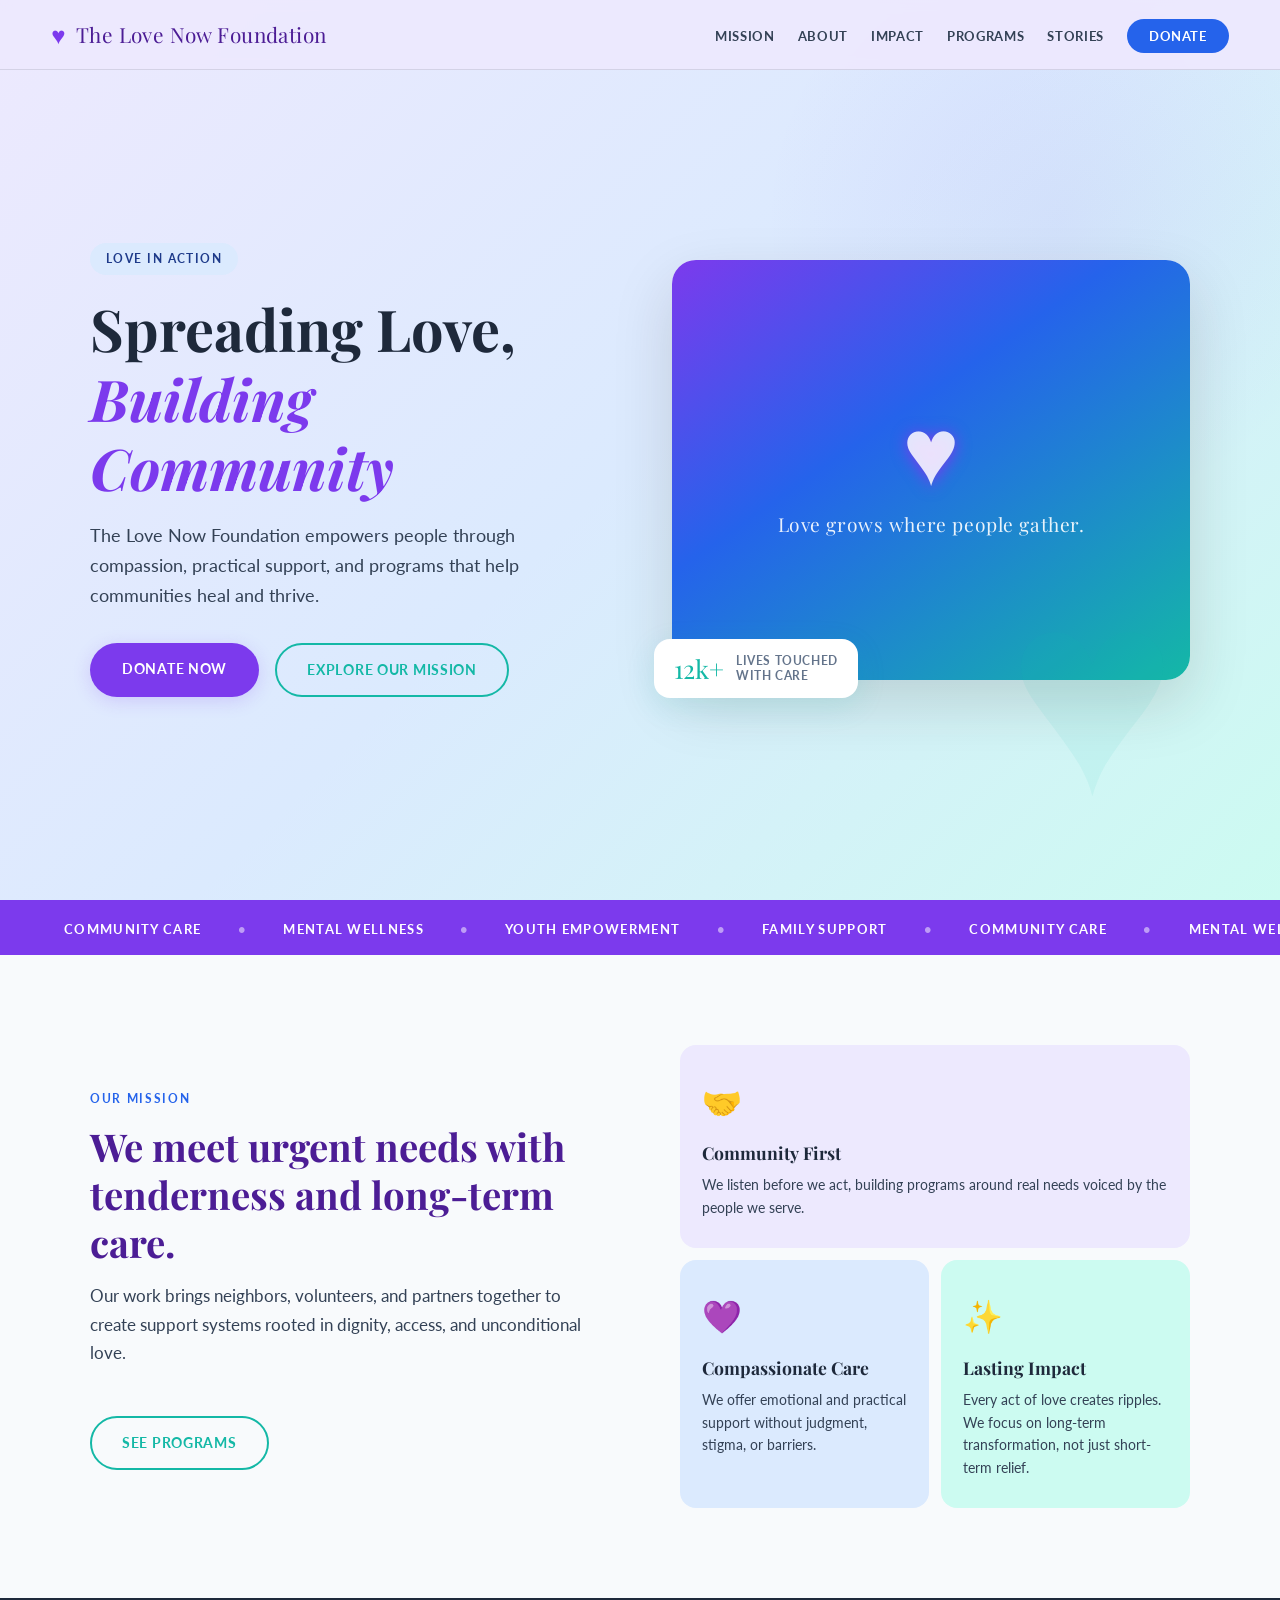
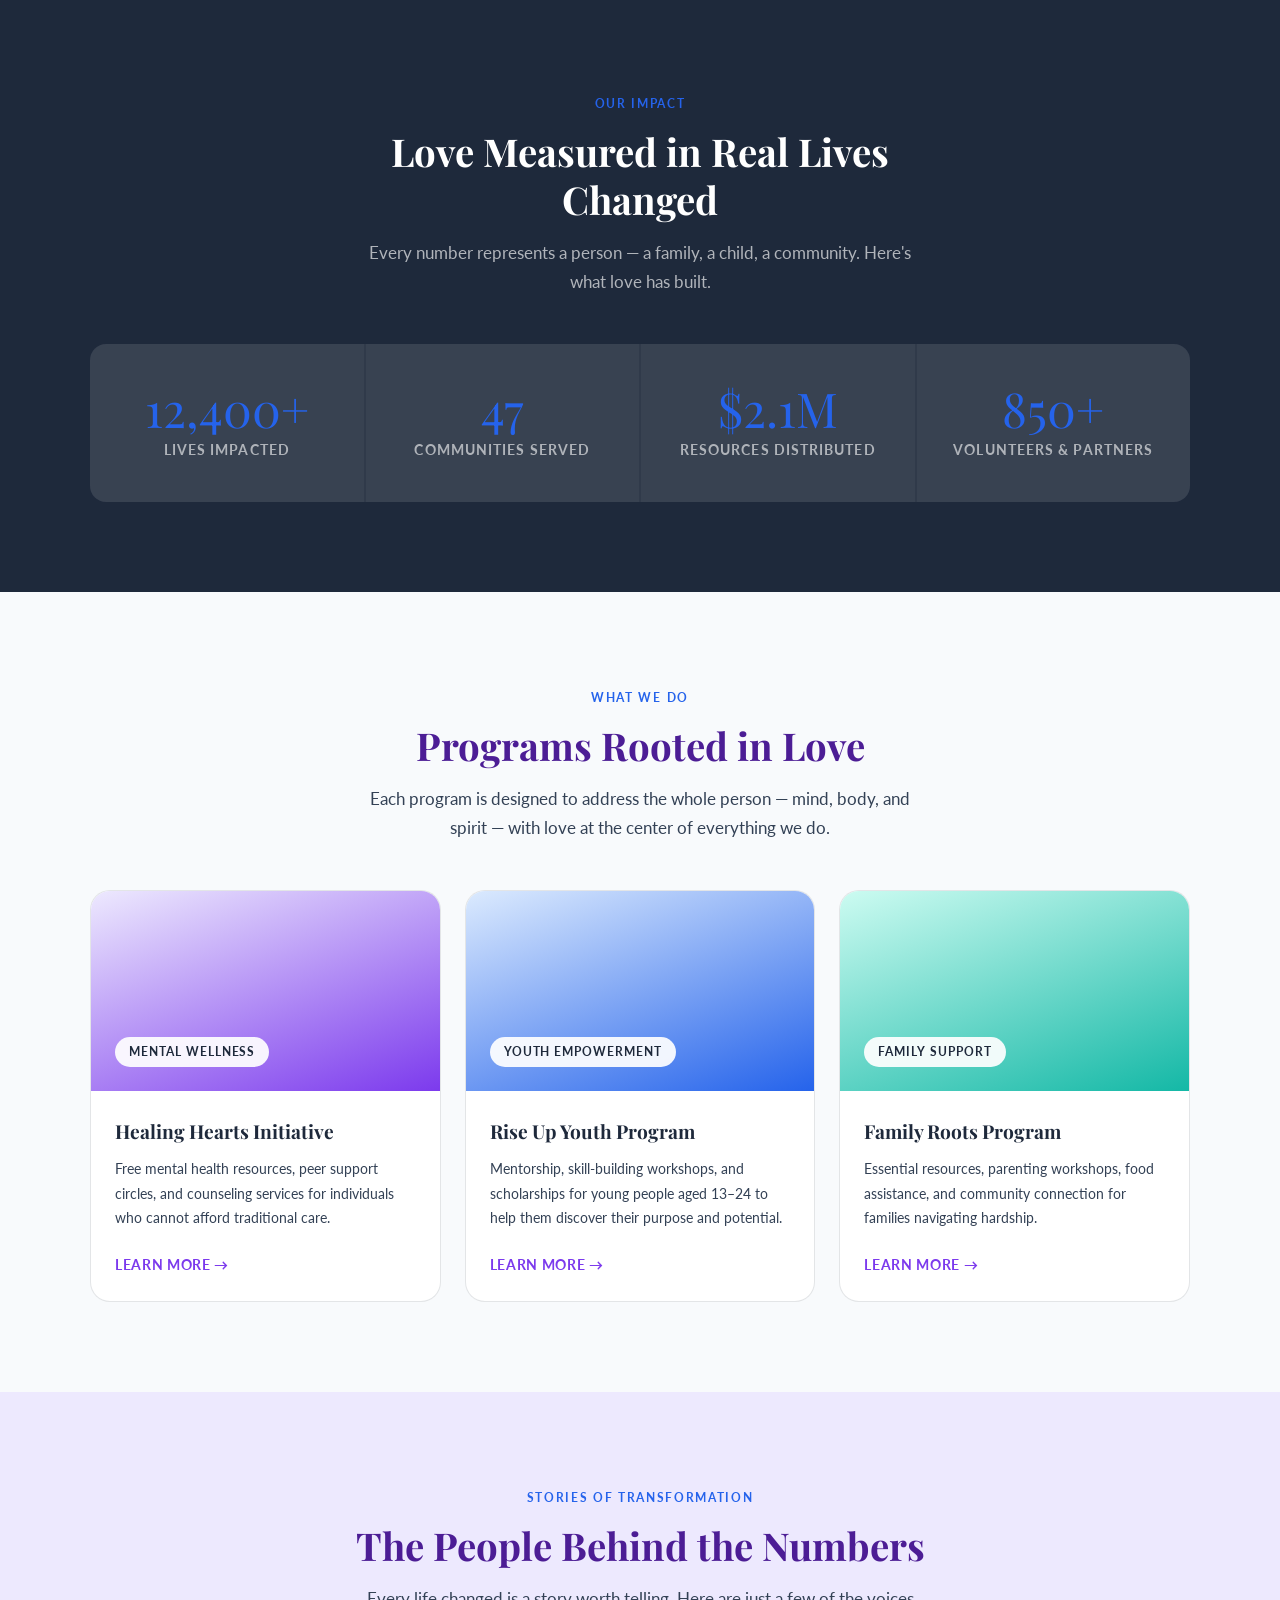
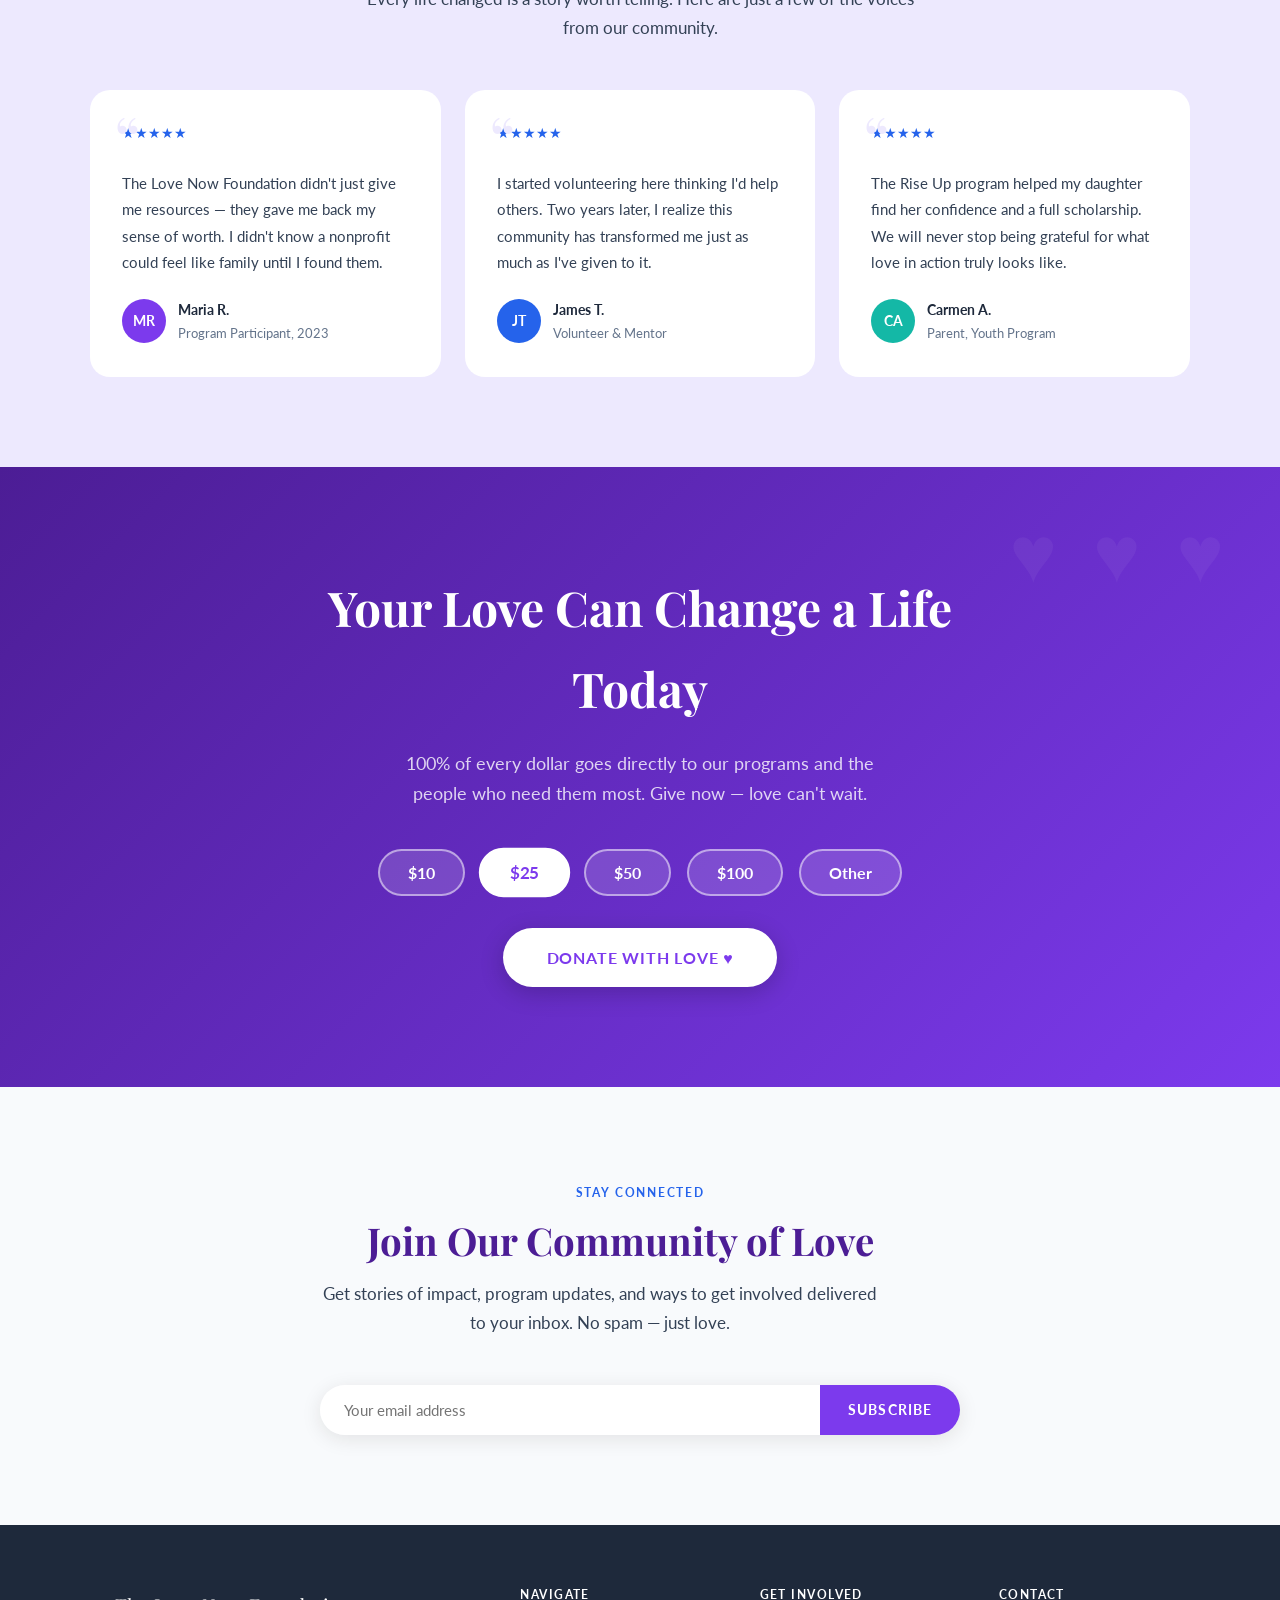
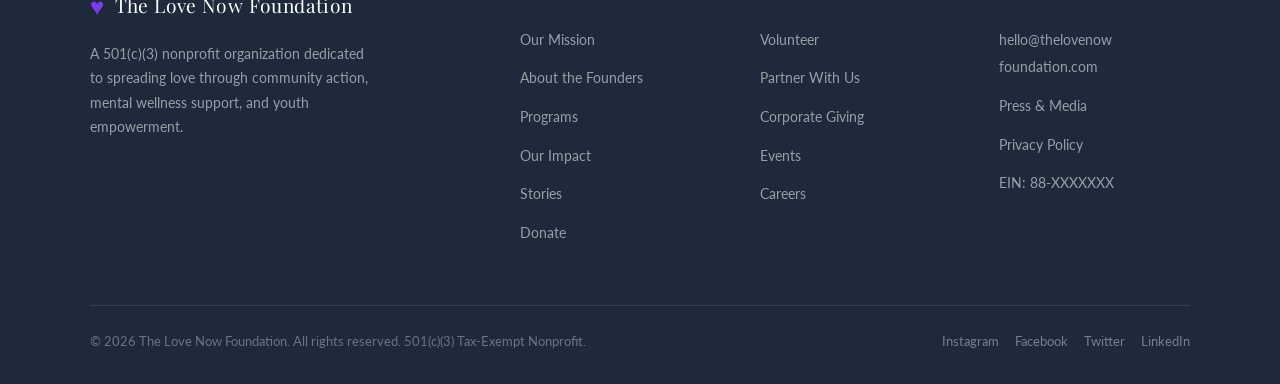
<file: index.html>
<!DOCTYPE html>
<html lang="en">
<head>
  <meta charset="UTF-8">
  <meta name="viewport" content="width=device-width, initial-scale=1.0">
  <title>The Love Now Foundation – Spreading Love, Building Community</title>
  <meta name="description" content="The Love Now Foundation empowers communities through love, compassion, and action. Join us in creating lasting change for families and individuals in need.">
  <meta name="keywords" content="love now foundation, nonprofit, community, compassion, giving, charity, mental health, youth empowerment">
  <meta property="og:title" content="The Love Now Foundation">
  <meta property="og:description" content="Spreading Love, Building Community – Join us in making a difference today.">
  <meta property="og:type" content="website">
  <link rel="preconnect" href="https://fonts.googleapis.com">
  <link rel="preconnect" href="https://fonts.gstatic.com" crossorigin>
  <link href="https://fonts.googleapis.com/css2?family=Playfair+Display:ital,wght@0,400;0,700;1,400&family=Lato:wght@300;400;700&display=swap" rel="stylesheet">
  <link rel="stylesheet" href="style.css">
  <script src="navbar.js?v=2" defer></script>
</head>
<body>
  <site-navbar></site-navbar>

  <main>
    <section id="home" class="hero" aria-labelledby="hero-heading">
      <div class="hero-inner">
        <div class="hero-copy">
          <span class="hero-tag">Love in Action</span>
          <h1 id="hero-heading">Spreading Love, <em>Building Community</em></h1>
          <p>The Love Now Foundation empowers people through compassion, practical support, and programs that help communities heal and thrive.</p>
          <div class="hero-btns">
            <a class="btn-primary" href="#donate">Donate Now</a>
            <a class="btn-secondary" href="mission.html">Explore Our Mission</a>
          </div>
        </div>
        <div class="hero-image-wrap" aria-hidden="true">
          <div class="hero-img-card">
            <div class="hero-img-placeholder">
              <span class="big-heart">♥</span>
              <p>Love grows where people gather.</p>
            </div>
          </div>
          <div class="hero-stat-pill">
            <span class="pill-num">12k+</span>
            <span class="pill-label">Lives touched<br>with care</span>
          </div>
        </div>
      </div>
    </section>

    <div class="ticker" aria-label="Foundation highlights">
      <div class="ticker-inner">
        Community Care <span class="ticker-dot">•</span> Mental Wellness <span class="ticker-dot">•</span> Youth Empowerment <span class="ticker-dot">•</span> Family Support <span class="ticker-dot">•</span>
        Community Care <span class="ticker-dot">•</span> Mental Wellness <span class="ticker-dot">•</span> Youth Empowerment <span class="ticker-dot">•</span> Family Support
      </div>
    </div>

    <section id="mission" aria-labelledby="mission-heading">
      <div class="mission-grid">
        <div class="mission-copy fade-up">
          <span class="section-tag">Our Mission</span>
          <h2 class="section-title" id="mission-heading">We meet urgent needs with tenderness and long-term care.</h2>
          <p class="section-lead">Our work brings neighbors, volunteers, and partners together to create support systems rooted in dignity, access, and unconditional love.</p>
          <a class="btn-secondary" href="#programs">See Programs</a>
        </div>
        <div class="mission-visual">
          <div class="mcard fade-up delay-1">
            <div class="mcard-icon">🤝</div>
            <h3>Community First</h3>
            <p>We listen before we act, building programs around real needs voiced by the people we serve.</p>
          </div>
          <div class="mcard fade-up delay-2">
            <div class="mcard-icon">💜</div>
            <h3>Compassionate Care</h3>
            <p>We offer emotional and practical support without judgment, stigma, or barriers.</p>
          </div>
          <div class="mcard fade-up delay-3">
            <div class="mcard-icon">✨</div>
            <h3>Lasting Impact</h3>
            <p>Every act of love creates ripples. We focus on long-term transformation, not just short-term relief.</p>
          </div>
        </div>
      </div>
    </section>

    <section id="impact" class="impact" aria-labelledby="impact-heading">
      <div class="impact-inner">
        <div class="centered fade-up">
          <span class="section-tag">Our Impact</span>
          <h2 class="section-title" id="impact-heading">Love Measured in Real Lives Changed</h2>
          <p class="section-lead">Every number represents a person — a family, a child, a community. Here's what love has built.</p>
        </div>
        <div class="stats-grid fade-up">
          <div class="stat-box"><div class="stat-num">12,400+</div><div class="stat-label">Lives Impacted</div></div>
          <div class="stat-box"><div class="stat-num">47</div><div class="stat-label">Communities Served</div></div>
          <div class="stat-box"><div class="stat-num">$2.1M</div><div class="stat-label">Resources Distributed</div></div>
          <div class="stat-box"><div class="stat-num">850+</div><div class="stat-label">Volunteers &amp; Partners</div></div>
        </div>
      </div>
    </section>

    <section id="programs" aria-labelledby="programs-heading">
      <div class="programs-inner">
        <div class="centered fade-up">
          <span class="section-tag">What We Do</span>
          <h2 class="section-title" id="programs-heading">Programs Rooted in Love</h2>
          <p class="section-lead">Each program is designed to address the whole person — mind, body, and spirit — with love at the center of everything we do.</p>
        </div>
        <div class="programs-grid">
          <article class="prog-card fade-up delay-1">
            <div class="prog-header ph1"><span class="prog-header-tag">Mental Wellness</span></div>
            <div class="prog-body">
              <h3>Healing Hearts Initiative</h3>
              <p>Free mental health resources, peer support circles, and counseling services for individuals who cannot afford traditional care.</p>
              <a href="#" class="prog-link">Learn More →</a>
            </div>
          </article>
          <article class="prog-card fade-up delay-2">
            <div class="prog-header ph2"><span class="prog-header-tag">Youth Empowerment</span></div>
            <div class="prog-body">
              <h3>Rise Up Youth Program</h3>
              <p>Mentorship, skill-building workshops, and scholarships for young people aged 13–24 to help them discover their purpose and potential.</p>
              <a href="#" class="prog-link">Learn More →</a>
            </div>
          </article>
          <article class="prog-card fade-up delay-3">
            <div class="prog-header ph3"><span class="prog-header-tag">Family Support</span></div>
            <div class="prog-body">
              <h3>Family Roots Program</h3>
              <p>Essential resources, parenting workshops, food assistance, and community connection for families navigating hardship.</p>
              <a href="#" class="prog-link">Learn More →</a>
            </div>
          </article>
        </div>
      </div>
    </section>

    <section id="stories" class="testimonials" aria-labelledby="stories-heading">
      <div class="testimonials-inner">
        <div class="centered fade-up">
          <span class="section-tag">Stories of Transformation</span>
          <h2 class="section-title" id="stories-heading">The People Behind the Numbers</h2>
          <p class="section-lead">Every life changed is a story worth telling. Here are just a few of the voices from our community.</p>
        </div>
        <div class="testimonials-grid">
          <blockquote class="t-card fade-up delay-1">
            <div class="t-stars">★★★★★</div>
            <p class="t-text">The Love Now Foundation didn't just give me resources — they gave me back my sense of worth. I didn't know a nonprofit could feel like family until I found them.</p>
            <div class="t-author">
              <div class="t-avatar av1">MR</div>
              <div><div class="t-name">Maria R.</div><div class="t-role">Program Participant, 2023</div></div>
            </div>
          </blockquote>
          <blockquote class="t-card fade-up delay-2">
            <div class="t-stars">★★★★★</div>
            <p class="t-text">I started volunteering here thinking I'd help others. Two years later, I realize this community has transformed me just as much as I've given to it.</p>
            <div class="t-author">
              <div class="t-avatar av2">JT</div>
              <div><div class="t-name">James T.</div><div class="t-role">Volunteer &amp; Mentor</div></div>
            </div>
          </blockquote>
          <blockquote class="t-card fade-up delay-3">
            <div class="t-stars">★★★★★</div>
            <p class="t-text">The Rise Up program helped my daughter find her confidence and a full scholarship. We will never stop being grateful for what love in action truly looks like.</p>
            <div class="t-author">
              <div class="t-avatar av3">CA</div>
              <div><div class="t-name">Carmen A.</div><div class="t-role">Parent, Youth Program</div></div>
            </div>
          </blockquote>
        </div>
      </div>
    </section>

    <section id="donate" class="donate-cta" aria-labelledby="donate-heading">
      <h2 id="donate-heading">Your Love Can Change a Life Today</h2>
      <p>100% of every dollar goes directly to our programs and the people who need them most. Give now — love can't wait.</p>
      <div class="donate-amounts" role="group" aria-label="Select a donation amount">
        <button class="amount-btn" type="button" onclick="setAmount(this)">$10</button>
        <button class="amount-btn active" type="button" onclick="setAmount(this)">$25</button>
        <button class="amount-btn" type="button" onclick="setAmount(this)">$50</button>
        <button class="amount-btn" type="button" onclick="setAmount(this)">$100</button>
        <button class="amount-btn" type="button" onclick="setAmount(this)">Other</button>
      </div>
      <a href="#" class="btn-donate-main">Donate with Love ♥</a>
    </section>

    <section class="newsletter" aria-labelledby="nl-heading">
      <div class="newsletter-inner fade-up">
        <span class="section-tag">Stay Connected</span>
        <h2 class="section-title" id="nl-heading">Join Our Community of Love</h2>
        <p class="section-lead">Get stories of impact, program updates, and ways to get involved delivered to your inbox. No spam — just love.</p>
        <form class="nl-form" onsubmit="handleNL(event)" aria-label="Newsletter signup">
          <input type="email" placeholder="Your email address" required aria-label="Email address">
          <button type="submit">Subscribe</button>
        </form>
      </div>
    </section>
  </main>

  <footer role="contentinfo">
    <div class="footer-grid">
      <div class="footer-brand">
        <a class="nav-logo" href="#home"><span class="heart" aria-hidden="true">♥</span> The Love Now Foundation</a>
        <p>A 501(c)(3) nonprofit organization dedicated to spreading love through community action, mental wellness support, and youth empowerment.</p>
      </div>
      <div class="footer-col">
        <h4>Navigate</h4>
        <ul>
          <li><a href="mission.html">Our Mission</a></li>
          <li><a href="about.html">About the Founders</a></li>
          <li><a href="#programs">Programs</a></li>
          <li><a href="#impact">Our Impact</a></li>
          <li><a href="#stories">Stories</a></li>
          <li><a href="#donate">Donate</a></li>
        </ul>
      </div>
      <div class="footer-col">
        <h4>Get Involved</h4>
        <ul>
          <li><a href="#">Volunteer</a></li>
          <li><a href="#">Partner With Us</a></li>
          <li><a href="#">Corporate Giving</a></li>
          <li><a href="#">Events</a></li>
          <li><a href="#">Careers</a></li>
        </ul>
      </div>
      <div class="footer-col">
        <h4>Contact</h4>
        <ul>
          <li><a href="mailto:hello@thelovenowfoundation.com">hello@thelovenow<br>foundation.com</a></li>
          <li><a href="#">Press &amp; Media</a></li>
          <li><a href="#">Privacy Policy</a></li>
          <li><a href="#">EIN: 88-XXXXXXX</a></li>
        </ul>
      </div>
    </div>
    <div class="footer-bottom">
      <span>© 2026 The Love Now Foundation. All rights reserved. 501(c)(3) Tax-Exempt Nonprofit.</span>
      <div class="social-links" aria-label="Social media">
        <a href="#">Instagram</a>
        <a href="#">Facebook</a>
        <a href="#">Twitter</a>
        <a href="#">LinkedIn</a>
      </div>
    </div>
  </footer>

  <script>
    function setAmount(el) {
      document.querySelectorAll('.amount-btn').forEach((button) => button.classList.remove('active'));
      el.classList.add('active');
    }

    function handleNL(event) {
      event.preventDefault();
      const button = event.target.querySelector('button');
      button.textContent = "You're In! ♥";
      button.style.background = '#3B6D11';
      setTimeout(() => {
        button.textContent = 'Subscribe';
        button.style.background = '';
      }, 3000);
    }

    const observer = new IntersectionObserver((entries) => {
      entries.forEach((entry) => {
        if (entry.isIntersecting) {
          entry.target.classList.add('visible');
          observer.unobserve(entry.target);
        }
      });
    }, { threshold: 0.12 });

    document.querySelectorAll('.fade-up').forEach((el) => observer.observe(el));
  </script>
</body>
</html>
</file>
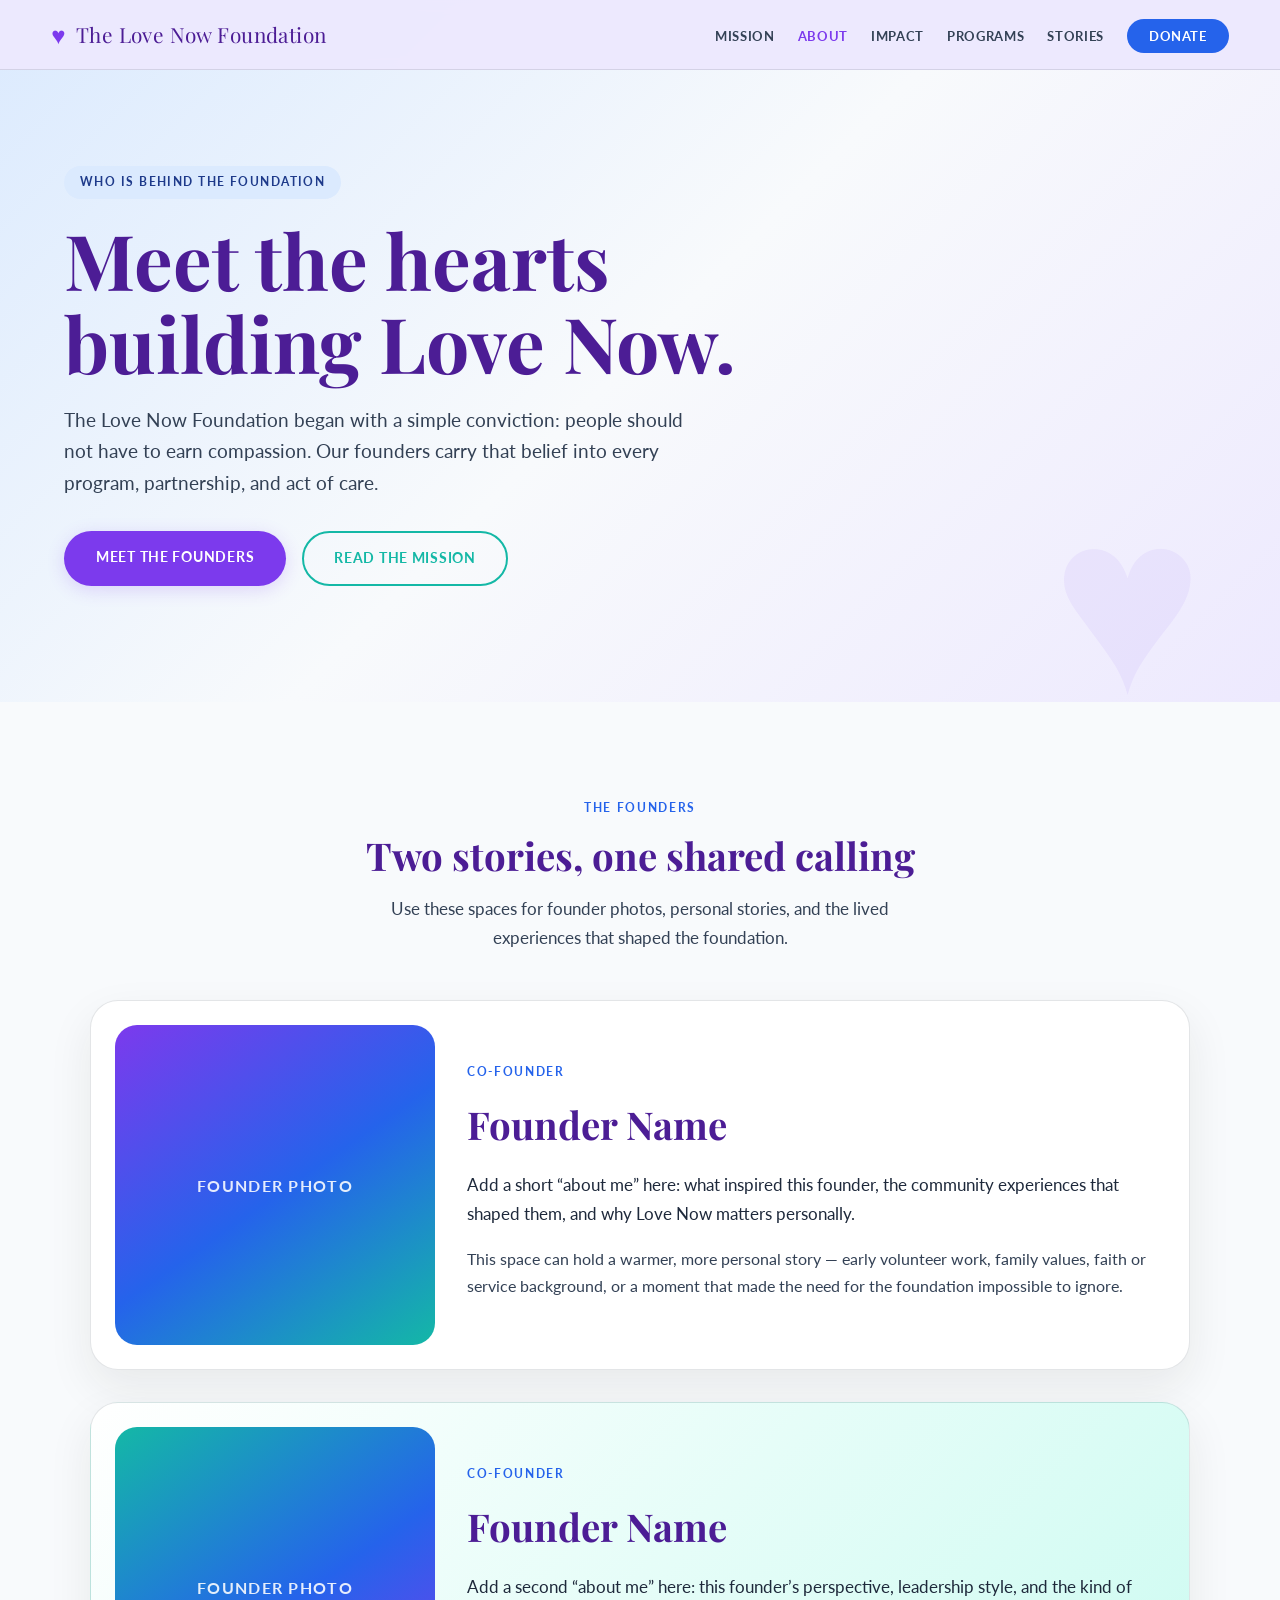
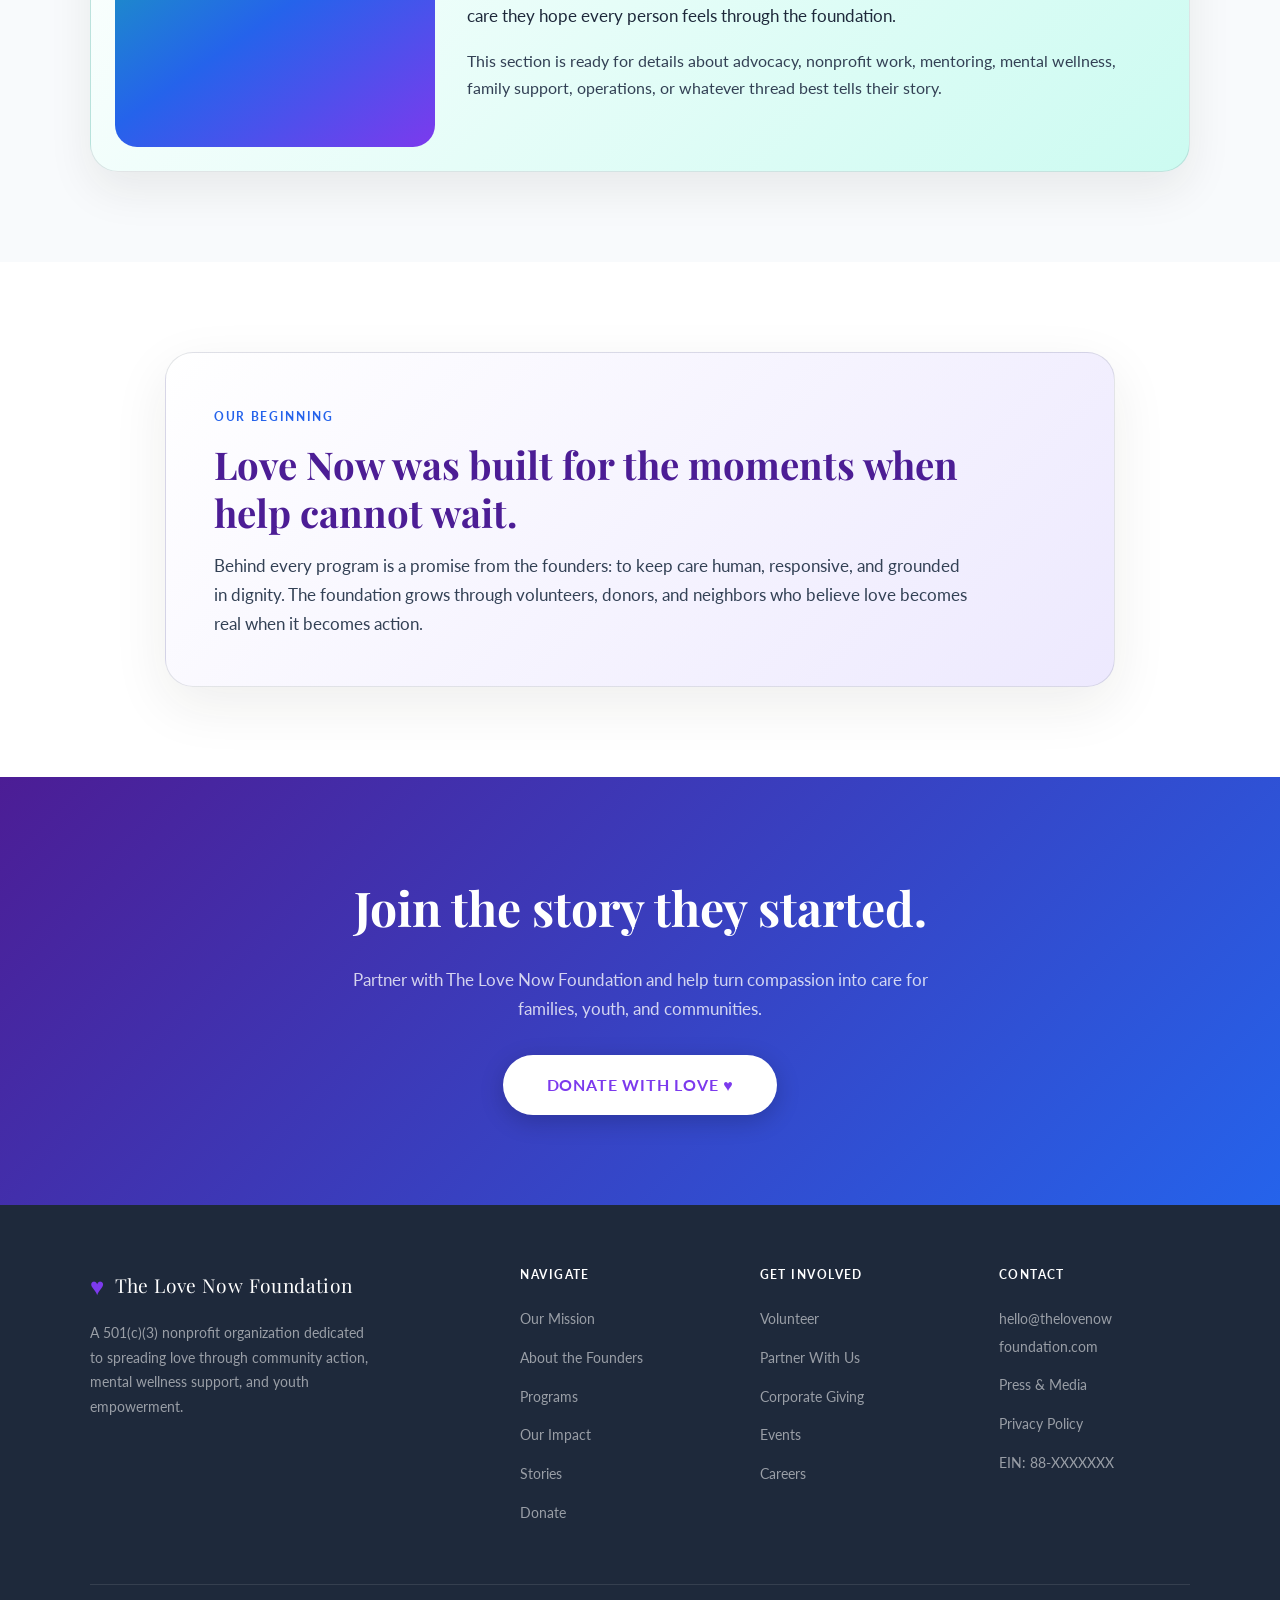
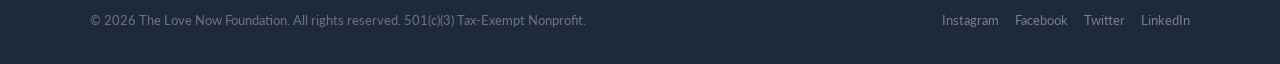
<file: about.html>
<!DOCTYPE html>
<html lang="en">
<head>
  <meta charset="UTF-8">
  <meta name="viewport" content="width=device-width, initial-scale=1.0">
  <title>About the Founders – The Love Now Foundation</title>
  <meta name="description" content="Meet the founders behind The Love Now Foundation and learn why they created a nonprofit rooted in compassion, community care, and love in action.">
  <link rel="preconnect" href="https://fonts.googleapis.com">
  <link rel="preconnect" href="https://fonts.gstatic.com" crossorigin>
  <link href="https://fonts.googleapis.com/css2?family=Playfair+Display:ital,wght@0,400;0,700;1,400&family=Lato:wght@300;400;700&display=swap" rel="stylesheet">
  <link rel="stylesheet" href="style.css">
  <script src="navbar.js?v=2" defer></script>
</head>
<body>
  <site-navbar></site-navbar>

  <main>
    <section class="page-hero about-page-hero" aria-labelledby="about-page-heading">
      <div class="page-hero-inner">
        <span class="hero-tag">Who Is Behind the Foundation</span>
        <h1 id="about-page-heading">Meet the hearts building Love Now.</h1>
        <p>The Love Now Foundation began with a simple conviction: people should not have to earn compassion. Our founders carry that belief into every program, partnership, and act of care.</p>
        <div class="hero-btns">
          <a class="btn-primary" href="#founders">Meet the Founders</a>
          <a class="btn-secondary" href="mission.html">Read the Mission</a>
        </div>
      </div>
    </section>

    <section id="founders" class="founders-section" aria-labelledby="founders-heading">
      <div class="programs-inner">
        <div class="centered fade-up">
          <span class="section-tag">The Founders</span>
          <h2 class="section-title" id="founders-heading">Two stories, one shared calling</h2>
          <p class="section-lead">Use these spaces for founder photos, personal stories, and the lived experiences that shaped the foundation.</p>
        </div>

        <div class="founder-grid">
          <article class="founder-card fade-up delay-1">
            <div class="founder-photo" aria-label="Founder photo placeholder">
              <span>Founder Photo</span>
            </div>
            <div class="founder-copy">
              <span class="founder-role">Co-Founder</span>
              <h3>Founder Name</h3>
              <p class="founder-intro">Add a short “about me” here: what inspired this founder, the community experiences that shaped them, and why Love Now matters personally.</p>
              <p>This space can hold a warmer, more personal story — early volunteer work, family values, faith or service background, or a moment that made the need for the foundation impossible to ignore.</p>
            </div>
          </article>

          <article class="founder-card founder-card-alt fade-up delay-2">
            <div class="founder-photo" aria-label="Founder photo placeholder">
              <span>Founder Photo</span>
            </div>
            <div class="founder-copy">
              <span class="founder-role">Co-Founder</span>
              <h3>Founder Name</h3>
              <p class="founder-intro">Add a second “about me” here: this founder’s perspective, leadership style, and the kind of care they hope every person feels through the foundation.</p>
              <p>This section is ready for details about advocacy, nonprofit work, mentoring, mental wellness, family support, operations, or whatever thread best tells their story.</p>
            </div>
          </article>
        </div>
      </div>
    </section>

    <section class="about-origin" aria-labelledby="origin-heading">
      <div class="statement-card fade-up">
        <span class="section-tag">Our Beginning</span>
        <h2 class="section-title" id="origin-heading">Love Now was built for the moments when help cannot wait.</h2>
        <p>Behind every program is a promise from the founders: to keep care human, responsive, and grounded in dignity. The foundation grows through volunteers, donors, and neighbors who believe love becomes real when it becomes action.</p>
      </div>
    </section>

    <section class="mission-cta" aria-labelledby="about-cta-heading">
      <h2 id="about-cta-heading">Join the story they started.</h2>
      <p>Partner with The Love Now Foundation and help turn compassion into care for families, youth, and communities.</p>
      <a class="btn-donate-main" href="index.html#donate">Donate with Love ♥</a>
    </section>
  </main>

  <footer role="contentinfo">
    <div class="footer-grid">
      <div class="footer-brand">
        <a class="nav-logo" href="index.html#home"><span class="heart" aria-hidden="true">♥</span> The Love Now Foundation</a>
        <p>A 501(c)(3) nonprofit organization dedicated to spreading love through community action, mental wellness support, and youth empowerment.</p>
      </div>
      <div class="footer-col">
        <h4>Navigate</h4>
        <ul>
          <li><a href="mission.html">Our Mission</a></li>
          <li><a href="about.html">About the Founders</a></li>
          <li><a href="index.html#programs">Programs</a></li>
          <li><a href="index.html#impact">Our Impact</a></li>
          <li><a href="index.html#stories">Stories</a></li>
          <li><a href="index.html#donate">Donate</a></li>
        </ul>
      </div>
      <div class="footer-col">
        <h4>Get Involved</h4>
        <ul>
          <li><a href="#">Volunteer</a></li>
          <li><a href="#">Partner With Us</a></li>
          <li><a href="#">Corporate Giving</a></li>
          <li><a href="#">Events</a></li>
          <li><a href="#">Careers</a></li>
        </ul>
      </div>
      <div class="footer-col">
        <h4>Contact</h4>
        <ul>
          <li><a href="mailto:hello@thelovenowfoundation.com">hello@thelovenow<br>foundation.com</a></li>
          <li><a href="#">Press &amp; Media</a></li>
          <li><a href="#">Privacy Policy</a></li>
          <li><a href="#">EIN: 88-XXXXXXX</a></li>
        </ul>
      </div>
    </div>
    <div class="footer-bottom">
      <span>© 2026 The Love Now Foundation. All rights reserved. 501(c)(3) Tax-Exempt Nonprofit.</span>
      <div class="social-links" aria-label="Social media">
        <a href="#">Instagram</a>
        <a href="#">Facebook</a>
        <a href="#">Twitter</a>
        <a href="#">LinkedIn</a>
      </div>
    </div>
  </footer>

  <script>
    const observer = new IntersectionObserver((entries) => {
      entries.forEach((entry) => {
        if (entry.isIntersecting) {
          entry.target.classList.add('visible');
          observer.unobserve(entry.target);
        }
      });
    }, { threshold: 0.12 });

    document.querySelectorAll('.fade-up').forEach((el) => observer.observe(el));
  </script>
</body>
</html>
</file>
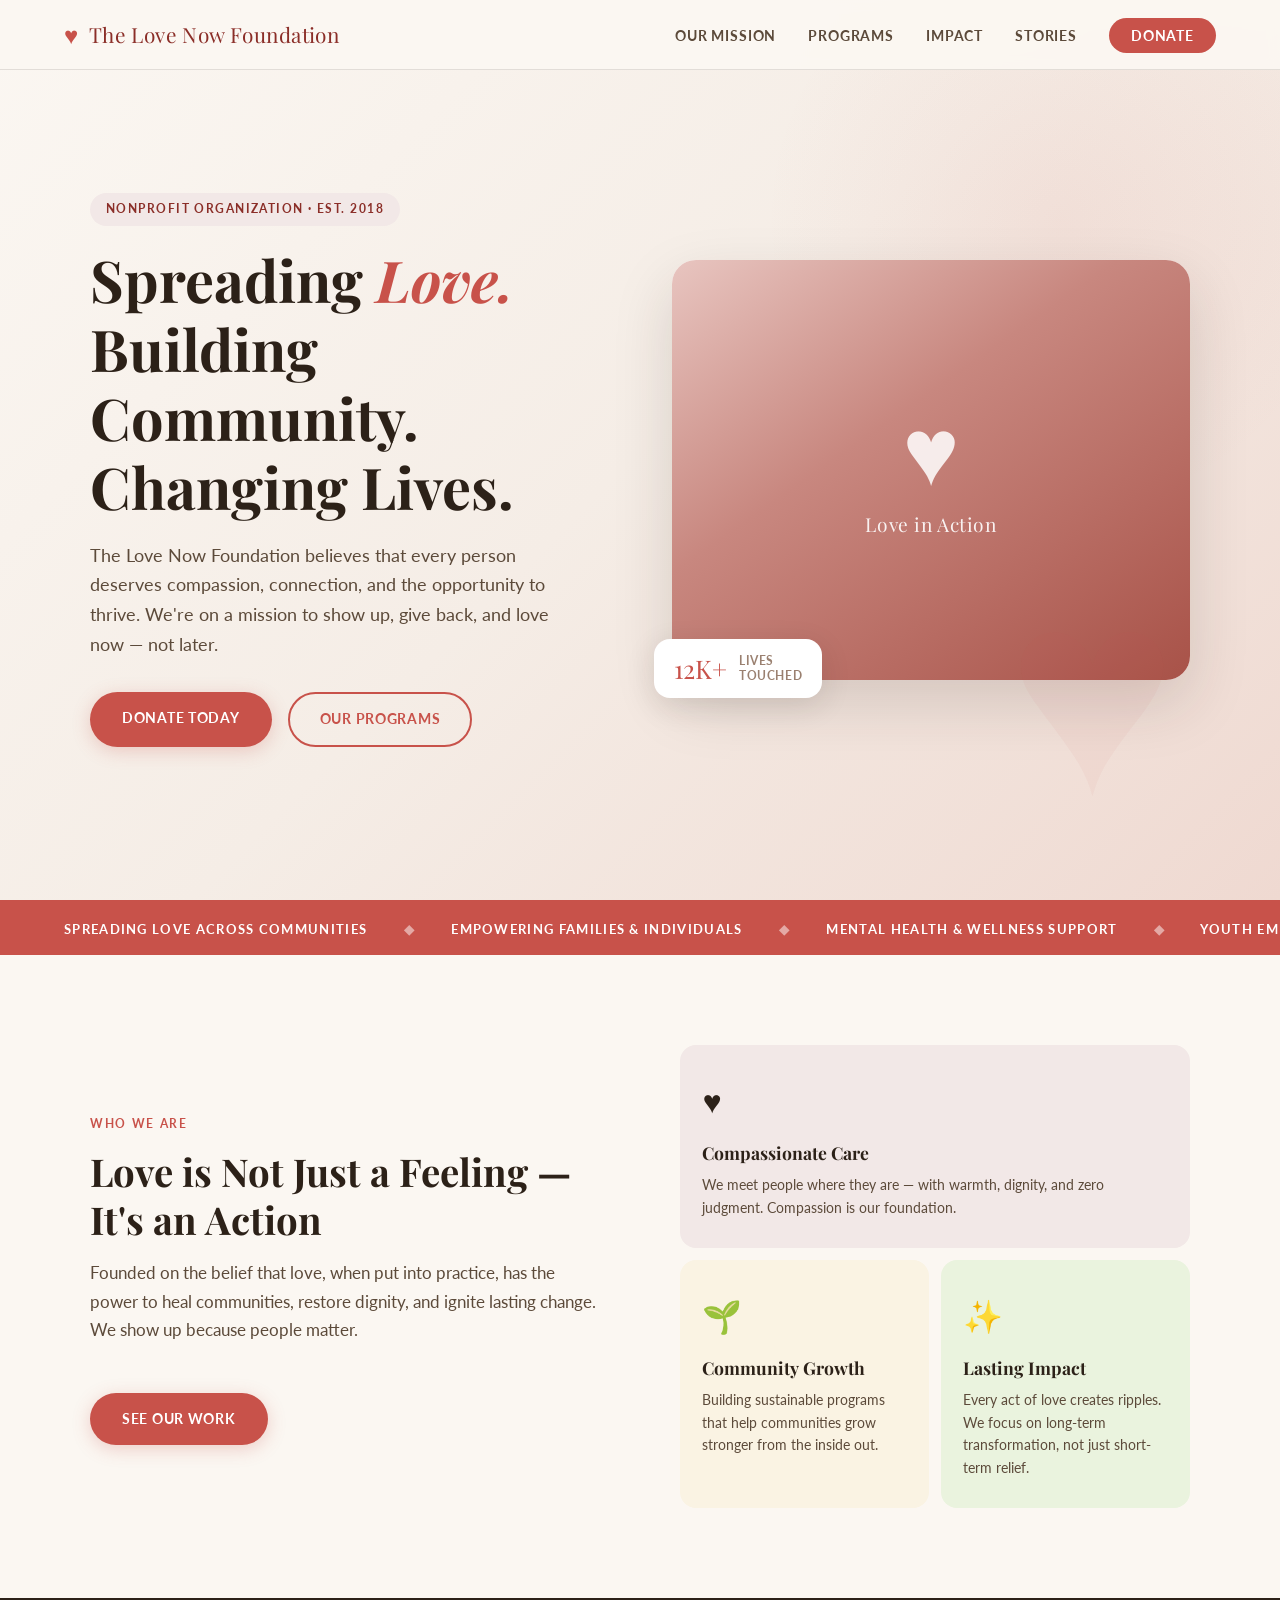
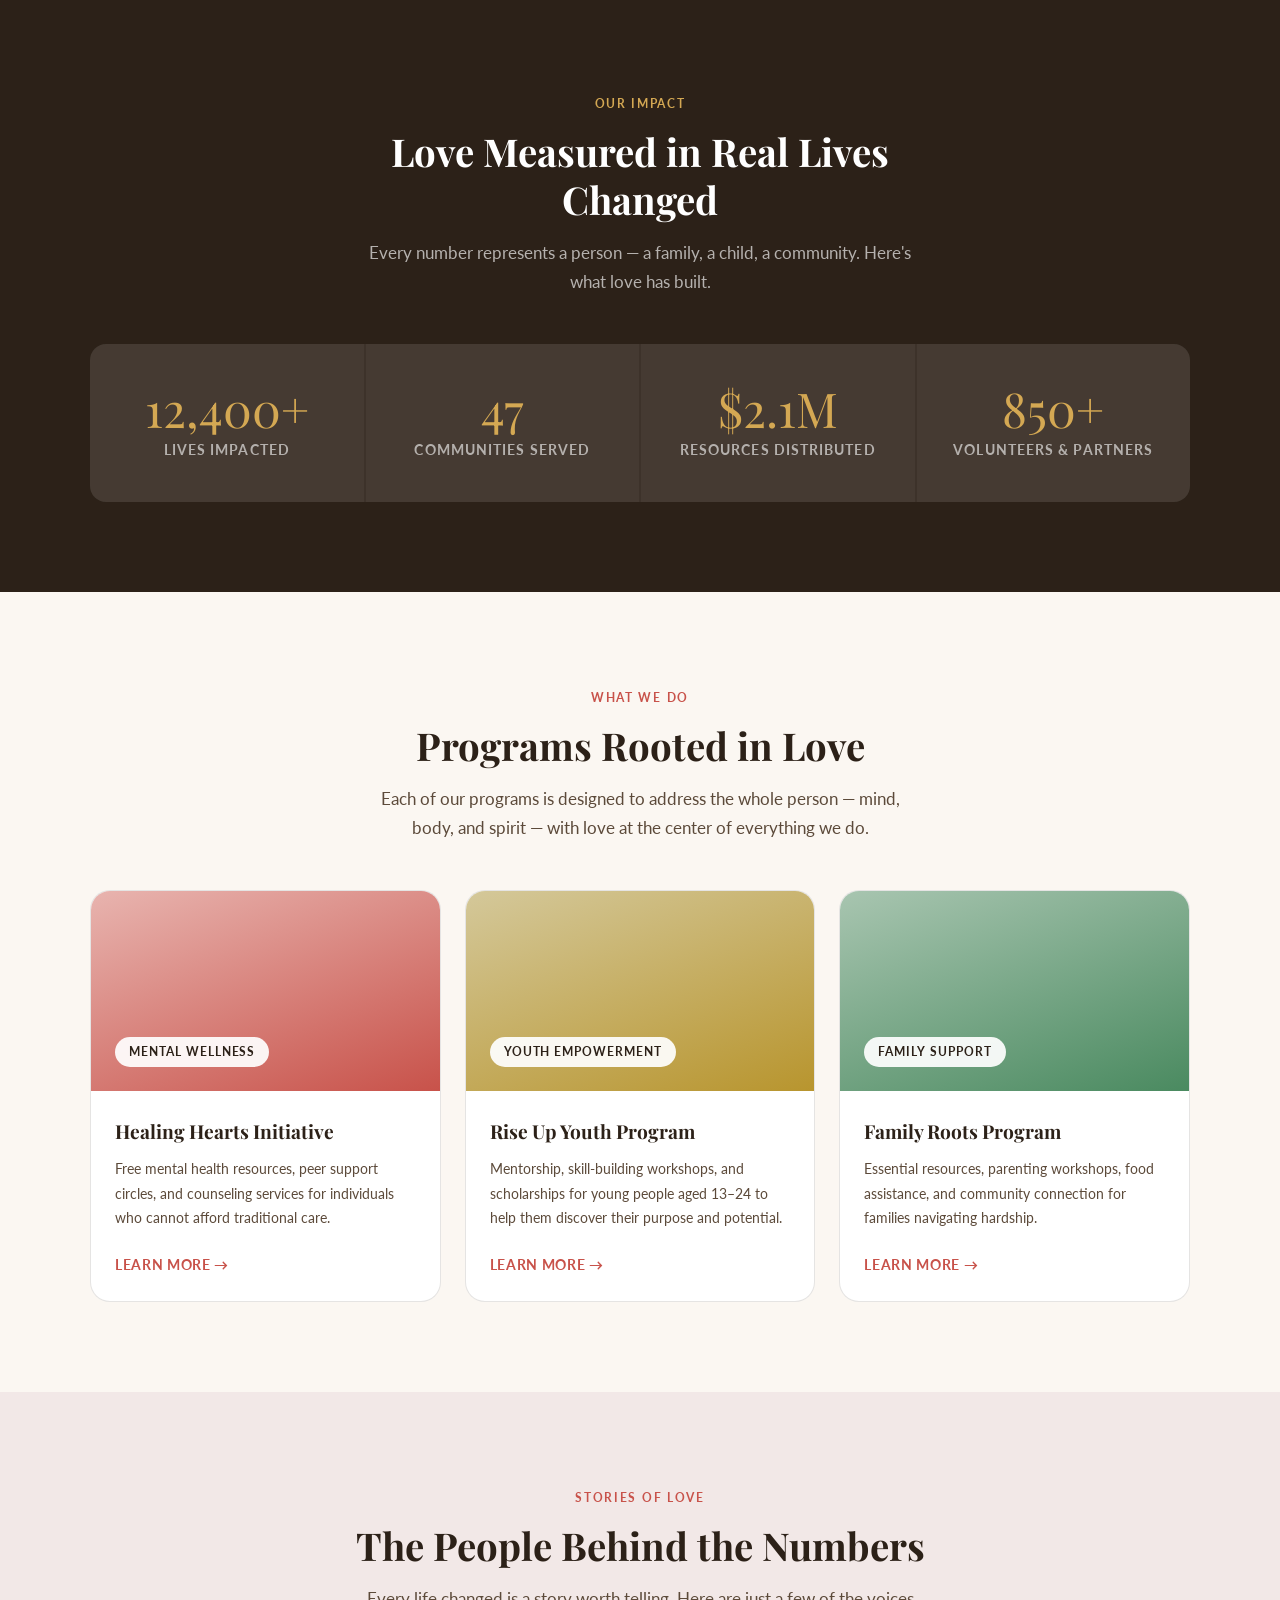
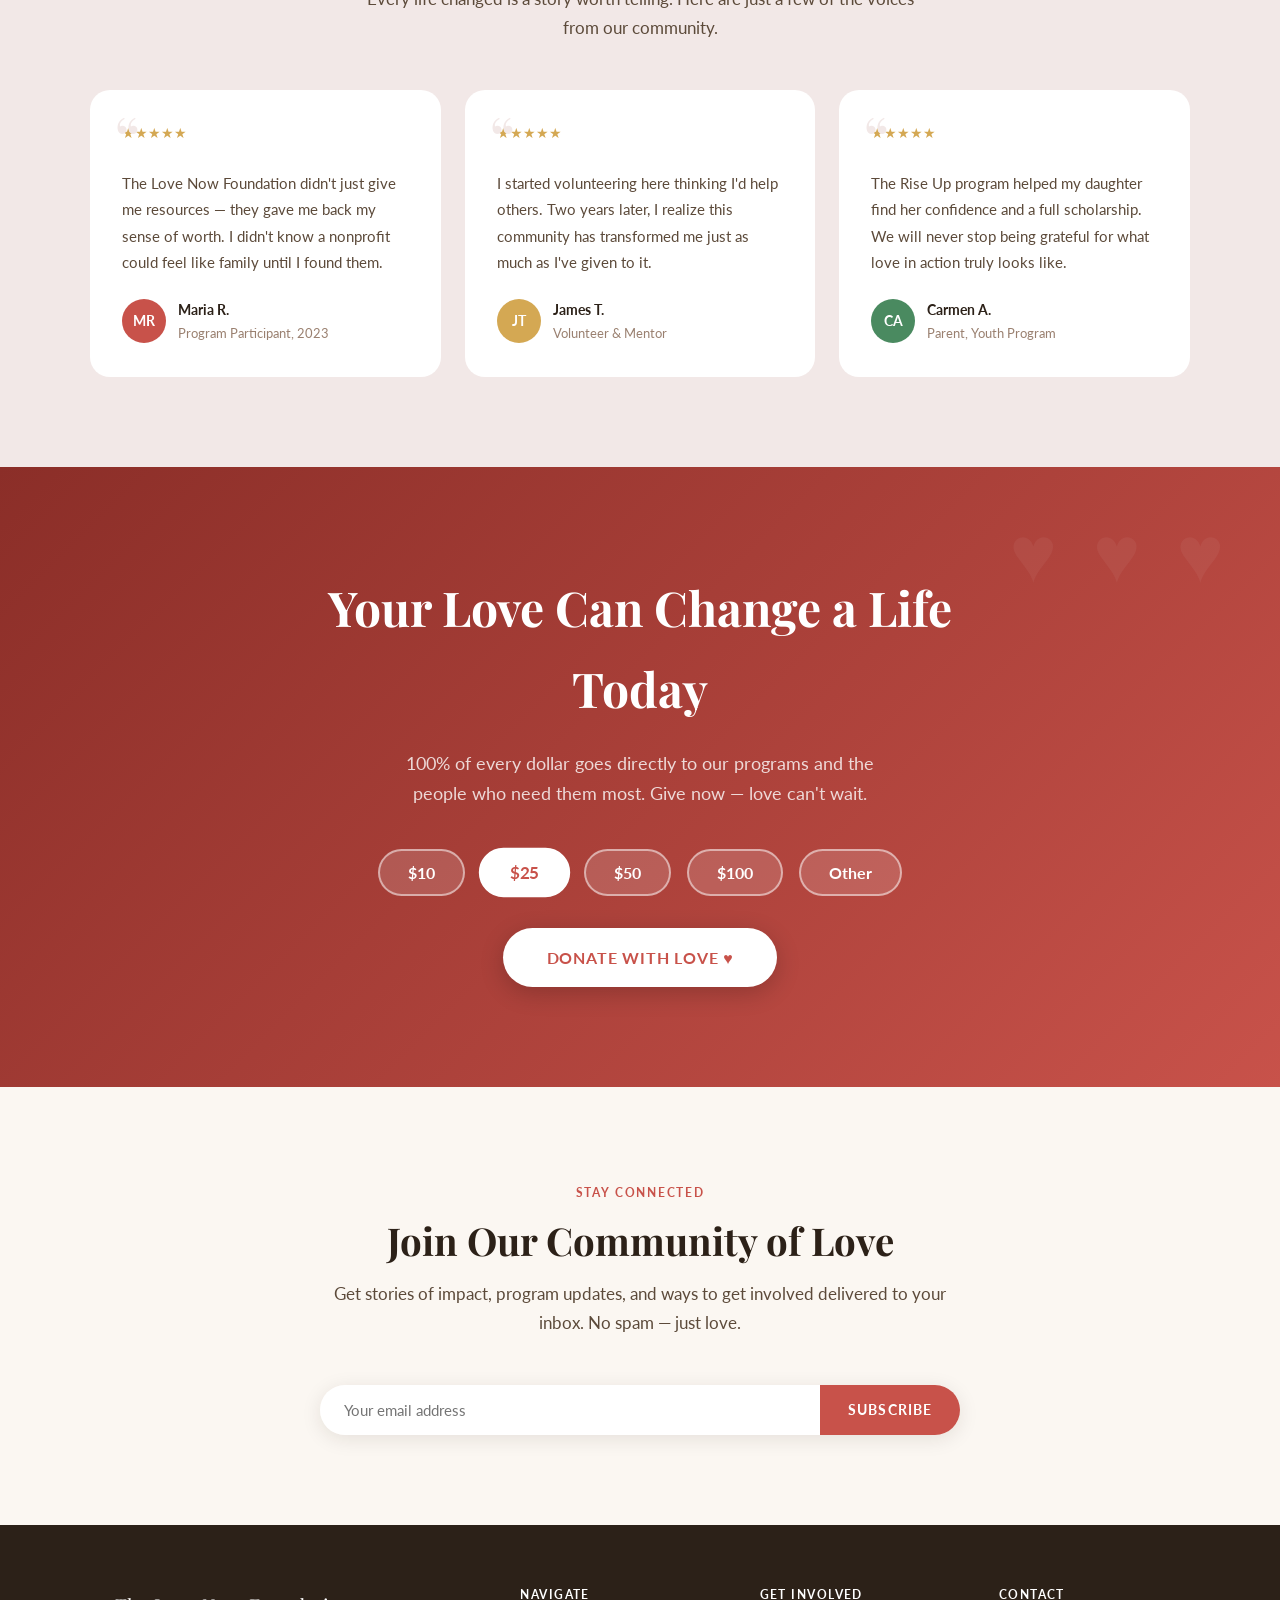
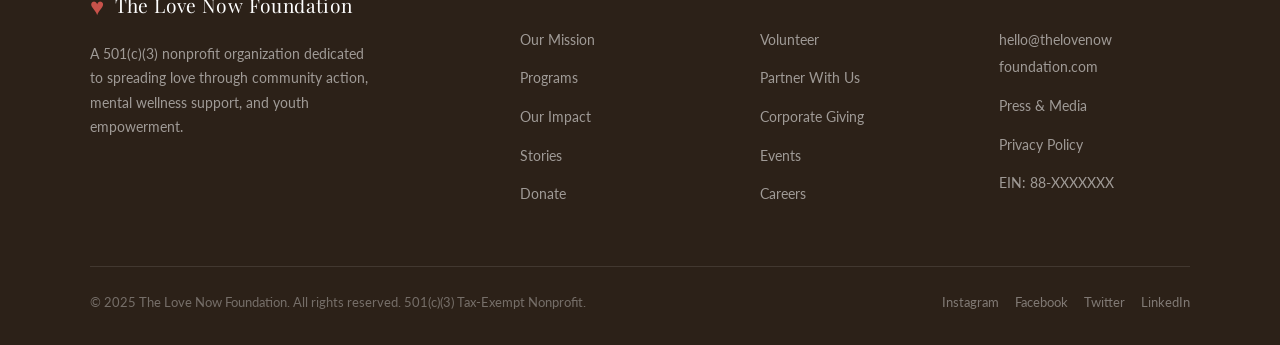
<file: lovenow-foundation.html>
<!DOCTYPE html>
<html lang="en">
<head>
<meta charset="UTF-8">
<meta name="viewport" content="width=device-width, initial-scale=1.0">
<title>The Love Now Foundation – Spreading Love, Building Community</title>
<meta name="description" content="The Love Now Foundation empowers communities through love, compassion, and action. Join us in creating lasting change for families and individuals in need.">
<meta name="keywords" content="love now foundation, nonprofit, community, compassion, giving, charity, mental health, youth empowerment">
<meta property="og:title" content="The Love Now Foundation">
<meta property="og:description" content="Spreading Love, Building Community – Join us in making a difference today.">
<meta property="og:type" content="website">
<link rel="preconnect" href="https://fonts.googleapis.com">
<link rel="preconnect" href="https://fonts.gstatic.com" crossorigin>
<link href="https://fonts.googleapis.com/css2?family=Playfair+Display:ital,wght@0,400;0,700;1,400&family=Lato:wght@300;400;700&display=swap" rel="stylesheet">
<style>
  *, *::before, *::after { box-sizing: border-box; margin: 0; padding: 0; }
  :root {
    --rose:       #C8524A;
    --rose-light: #F2E8E7;
    --rose-dark:  #8B2E28;
    --gold:       #D4A853;
    --gold-light: #FAF3E3;
    --cream:      #FBF7F2;
    --text:       #2C2118;
    --text-mid:   #5C4A3A;
    --text-muted: #9A8070;
    --white:      #FFFFFF;
    --border:     rgba(44,33,24,0.12);
  }
  html { scroll-behavior: smooth; }
  body { font-family: 'Lato', sans-serif; background: var(--cream); color: var(--text); font-size: 16px; line-height: 1.7; }

  nav {
    position: fixed; top: 0; left: 0; right: 0; z-index: 100;
    background: rgba(251,247,242,0.96); backdrop-filter: blur(6px);
    border-bottom: 1px solid var(--border);
    padding: 0 5%; display: flex; align-items: center; justify-content: space-between; height: 70px;
  }
  .nav-logo { font-family: 'Playfair Display', serif; font-size: 1.3rem; color: var(--rose-dark); letter-spacing: 0.02em; text-decoration: none; display: flex; align-items: center; gap: 10px; }
  .nav-logo span.heart { color: var(--rose); font-size: 1.5rem; }
  .nav-links { display: flex; gap: 2rem; list-style: none; align-items: center; }
  .nav-links a { text-decoration: none; color: var(--text-mid); font-size: 0.875rem; font-weight: 700; letter-spacing: 0.06em; text-transform: uppercase; transition: color 0.2s; }
  .nav-links a:hover { color: var(--rose); }
  .btn-donate-nav { background: var(--rose); color: var(--white) !important; padding: 9px 22px; border-radius: 30px; transition: background 0.2s, transform 0.15s !important; }
  .btn-donate-nav:hover { background: var(--rose-dark) !important; transform: translateY(-1px); }

  .hero {
    min-height: 100vh; display: flex; align-items: center;
    background: linear-gradient(135deg, #FBF7F2 0%, #F5EDE6 50%, #EFD9D1 100%);
    padding: 100px 5% 60px; position: relative; overflow: hidden;
  }
  .hero::before { content: ''; position: absolute; top: -80px; right: -80px; width: 600px; height: 600px; background: radial-gradient(circle, rgba(200,82,74,0.07) 0%, transparent 70%); border-radius: 50%; pointer-events: none; }
  .hero::after { content: '♥'; position: absolute; bottom: 60px; right: 8%; font-size: 18rem; color: rgba(200,82,74,0.05); font-family: serif; pointer-events: none; line-height: 1; }
  .hero-inner { max-width: 1100px; margin: 0 auto; display: grid; grid-template-columns: 1fr 1fr; gap: 4rem; align-items: center; width: 100%; }
  .hero-tag { display: inline-block; background: var(--rose-light); color: var(--rose-dark); font-size: 0.75rem; font-weight: 700; letter-spacing: 0.12em; text-transform: uppercase; padding: 6px 16px; border-radius: 30px; margin-bottom: 1.2rem; }
  .hero h1 { font-family: 'Playfair Display', serif; font-size: clamp(2.4rem, 4.5vw, 3.6rem); line-height: 1.2; color: var(--text); margin-bottom: 1.2rem; }
  .hero h1 em { font-style: italic; color: var(--rose); }
  .hero p { font-size: 1.1rem; color: var(--text-mid); margin-bottom: 2rem; max-width: 480px; }
  .hero-btns { display: flex; gap: 1rem; flex-wrap: wrap; }
  .btn-primary { display: inline-block; background: var(--rose); color: var(--white); padding: 14px 32px; border-radius: 30px; text-decoration: none; font-weight: 700; font-size: 0.9rem; letter-spacing: 0.05em; text-transform: uppercase; transition: background 0.2s, transform 0.15s, box-shadow 0.2s; box-shadow: 0 4px 18px rgba(200,82,74,0.25); }
  .btn-primary:hover { background: var(--rose-dark); transform: translateY(-2px); box-shadow: 0 6px 24px rgba(200,82,74,0.35); }
  .btn-secondary { display: inline-block; border: 2px solid var(--rose); color: var(--rose); padding: 13px 30px; border-radius: 30px; text-decoration: none; font-weight: 700; font-size: 0.9rem; letter-spacing: 0.05em; text-transform: uppercase; transition: background 0.2s, color 0.2s, transform 0.15s; }
  .btn-secondary:hover { background: var(--rose); color: var(--white); transform: translateY(-2px); }
  .hero-image-wrap { position: relative; animation: floatIn 0.9s ease forwards; opacity: 0; transform: translateY(20px); animation-delay: 0.3s; }
  @keyframes floatIn { to { opacity:1; transform: translateY(0); } }
  .hero-img-card { background: var(--white); border-radius: 24px; overflow: hidden; box-shadow: 0 24px 60px rgba(44,33,24,0.15); }
  .hero-img-placeholder { width: 100%; height: 420px; background: linear-gradient(145deg, #E8C5C0 0%, #C8877F 40%, #A85248 100%); display: flex; flex-direction: column; align-items: center; justify-content: center; gap: 12px; }
  .hero-img-placeholder .big-heart { font-size: 6rem; color: rgba(255,255,255,0.85); line-height: 1; }
  .hero-img-placeholder p { color: rgba(255,255,255,0.9); font-family: 'Playfair Display', serif; font-size: 1.2rem; letter-spacing: 0.03em; margin: 0; max-width: none; }
  .hero-stat-pill { position: absolute; bottom: -18px; left: -18px; background: var(--white); border-radius: 16px; padding: 14px 20px; box-shadow: 0 8px 30px rgba(44,33,24,0.12); display: flex; align-items: center; gap: 12px; }
  .pill-num { font-family: 'Playfair Display', serif; font-size: 1.6rem; color: var(--rose); line-height: 1; }
  .pill-label { font-size: 0.75rem; color: var(--text-muted); line-height: 1.3; font-weight: 700; text-transform: uppercase; letter-spacing: 0.05em; }

  .ticker { background: var(--rose); color: var(--white); padding: 14px 5%; overflow: hidden; white-space: nowrap; }
  .ticker-inner { display: inline-block; animation: ticker 28s linear infinite; font-size: 0.82rem; font-weight: 700; letter-spacing: 0.1em; text-transform: uppercase; }
  @keyframes ticker { from { transform: translateX(0); } to { transform: translateX(-50%); } }
  .ticker-dot { margin: 0 2rem; color: rgba(255,255,255,0.5); }

  section { padding: 90px 5%; }
  .section-tag { display: inline-block; color: var(--rose); font-size: 0.75rem; font-weight: 700; letter-spacing: 0.14em; text-transform: uppercase; margin-bottom: 0.8rem; }
  h2.section-title { font-family: 'Playfair Display', serif; font-size: clamp(1.8rem, 3vw, 2.6rem); line-height: 1.25; color: var(--text); margin-bottom: 1rem; max-width: 600px; }
  .section-lead { font-size: 1.05rem; color: var(--text-mid); max-width: 560px; margin-bottom: 3rem; }
  .centered { text-align: center; }
  .centered h2, .centered .section-lead { margin-left: auto; margin-right: auto; }

  .mission-grid { max-width: 1100px; margin: 0 auto; display: grid; grid-template-columns: 1fr 1fr; gap: 5rem; align-items: center; }
  .mission-visual { display: grid; grid-template-columns: 1fr 1fr; gap: 12px; }
  .mcard { border-radius: 16px; padding: 1.8rem 1.4rem; }
  .mcard:first-child { grid-column: 1/-1; background: var(--rose-light); }
  .mcard:nth-child(2) { background: var(--gold-light); }
  .mcard:nth-child(3) { background: #EAF3DE; }
  .mcard-icon { font-size: 2rem; margin-bottom: 0.6rem; }
  .mcard h3 { font-family: 'Playfair Display', serif; font-size: 1.1rem; margin-bottom: 0.4rem; color: var(--text); }
  .mcard p { font-size: 0.88rem; color: var(--text-mid); line-height: 1.6; }

  .impact { background: var(--text); color: var(--white); }
  .impact-inner { max-width: 1100px; margin: 0 auto; }
  .impact .section-tag { color: var(--gold); }
  .impact h2 { color: var(--white); }
  .impact .section-lead { color: rgba(255,255,255,0.65); }
  .stats-grid { display: grid; grid-template-columns: repeat(4, 1fr); gap: 2px; background: rgba(255,255,255,0.08); border-radius: 16px; overflow: hidden; margin-top: 3rem; }
  .stat-box { padding: 2.5rem 2rem; background: rgba(255,255,255,0.04); text-align: center; transition: background 0.2s; }
  .stat-box:hover { background: rgba(200,82,74,0.15); }
  .stat-num { font-family: 'Playfair Display', serif; font-size: 3rem; color: var(--gold); line-height: 1; margin-bottom: 0.4rem; }
  .stat-label { font-size: 0.85rem; color: rgba(255,255,255,0.6); font-weight: 700; letter-spacing: 0.08em; text-transform: uppercase; }

  .programs-inner { max-width: 1100px; margin: 0 auto; }
  .programs-grid { display: grid; grid-template-columns: repeat(3, 1fr); gap: 1.5rem; margin-top: 3rem; }
  .prog-card { background: var(--white); border-radius: 20px; overflow: hidden; border: 1px solid var(--border); transition: transform 0.25s, box-shadow 0.25s; }
  .prog-card:hover { transform: translateY(-6px); box-shadow: 0 16px 40px rgba(44,33,24,0.1); }
  .prog-header { height: 200px; display: flex; align-items: flex-end; padding: 1.5rem; }
  .prog-header.ph1 { background: linear-gradient(160deg,#E8B4AF,#C8524A); }
  .prog-header.ph2 { background: linear-gradient(160deg,#D4C89A,#B8952E); }
  .prog-header.ph3 { background: linear-gradient(160deg,#A8C5B0,#4A8A60); }
  .prog-header-tag { background: rgba(255,255,255,0.92); color: var(--text); font-size: 0.75rem; font-weight: 700; letter-spacing: 0.08em; text-transform: uppercase; padding: 5px 14px; border-radius: 20px; }
  .prog-body { padding: 1.5rem; }
  .prog-body h3 { font-family: 'Playfair Display', serif; font-size: 1.2rem; margin-bottom: 0.6rem; }
  .prog-body p { font-size: 0.9rem; color: var(--text-mid); line-height: 1.7; margin-bottom: 1.2rem; }
  .prog-link { color: var(--rose); font-size: 0.85rem; font-weight: 700; text-decoration: none; letter-spacing: 0.05em; text-transform: uppercase; }
  .prog-link:hover { text-decoration: underline; }

  .testimonials { background: var(--rose-light); }
  .testimonials-inner { max-width: 1100px; margin: 0 auto; }
  .testimonials-grid { display: grid; grid-template-columns: repeat(3, 1fr); gap: 1.5rem; margin-top: 3rem; }
  .t-card { background: var(--white); border-radius: 20px; padding: 2rem; position: relative; }
  .t-card::before { content: '\201C'; position: absolute; top: 1rem; left: 1.5rem; font-family: 'Playfair Display', serif; font-size: 4rem; color: var(--rose-light); line-height: 1; }
  .t-text { font-size: 0.95rem; color: var(--text-mid); line-height: 1.75; padding-top: 1.2rem; margin-bottom: 1.4rem; }
  .t-author { display: flex; align-items: center; gap: 12px; }
  .t-avatar { width: 44px; height: 44px; border-radius: 50%; display: flex; align-items: center; justify-content: center; font-weight: 700; font-size: 0.9rem; color: var(--white); flex-shrink: 0; }
  .av1 { background: var(--rose); }
  .av2 { background: var(--gold); }
  .av3 { background: #4A8A60; }
  .t-name { font-weight: 700; font-size: 0.9rem; color: var(--text); }
  .t-role { font-size: 0.8rem; color: var(--text-muted); }
  .t-stars { color: var(--gold); font-size: 0.85rem; margin-bottom: 0.3rem; }

  .donate-cta { background: linear-gradient(135deg, var(--rose-dark) 0%, var(--rose) 100%); color: var(--white); text-align: center; padding: 100px 5%; position: relative; overflow: hidden; }
  .donate-cta::before { content: '♥ ♥ ♥'; position: absolute; top: 1rem; right: 3rem; font-size: 5rem; color: rgba(255,255,255,0.05); letter-spacing: 0.5rem; pointer-events: none; }
  .donate-cta h2 { font-family: 'Playfair Display', serif; font-size: clamp(2rem, 4vw, 3rem); margin-bottom: 1.2rem; max-width: 700px; margin-left: auto; margin-right: auto; color: var(--white); }
  .donate-cta p { font-size: 1.1rem; color: rgba(255,255,255,0.8); max-width: 520px; margin: 0 auto 2.5rem; }
  .donate-amounts { display: flex; gap: 1rem; justify-content: center; flex-wrap: wrap; margin-bottom: 2rem; }
  .amount-btn { background: rgba(255,255,255,0.15); border: 2px solid rgba(255,255,255,0.5); color: var(--white); padding: 12px 28px; border-radius: 30px; font-size: 1rem; font-weight: 700; cursor: pointer; transition: background 0.2s, border-color 0.2s, transform 0.15s; font-family: 'Lato', sans-serif; }
  .amount-btn:hover, .amount-btn.active { background: var(--white); color: var(--rose); border-color: var(--white); transform: scale(1.05); }
  .btn-donate-main { display: inline-block; background: var(--white); color: var(--rose); padding: 16px 44px; border-radius: 30px; text-decoration: none; font-weight: 700; font-size: 1rem; letter-spacing: 0.05em; text-transform: uppercase; box-shadow: 0 6px 24px rgba(0,0,0,0.2); transition: transform 0.15s, box-shadow 0.2s; }
  .btn-donate-main:hover { transform: translateY(-3px); box-shadow: 0 10px 32px rgba(0,0,0,0.3); }

  .newsletter { background: var(--cream); }
  .newsletter-inner { max-width: 640px; margin: 0 auto; text-align: center; }
  .nl-form { display: flex; gap: 0; margin-top: 2rem; border-radius: 40px; overflow: hidden; box-shadow: 0 4px 20px rgba(44,33,24,0.1); }
  .nl-form input { flex: 1; padding: 16px 24px; border: none; outline: none; font-family: 'Lato', sans-serif; font-size: 0.95rem; background: var(--white); color: var(--text); }
  .nl-form button { background: var(--rose); color: var(--white); border: none; padding: 16px 28px; font-family: 'Lato', sans-serif; font-size: 0.85rem; font-weight: 700; letter-spacing: 0.08em; text-transform: uppercase; cursor: pointer; transition: background 0.2s; }
  .nl-form button:hover { background: var(--rose-dark); }

  footer { background: var(--text); color: rgba(255,255,255,0.7); padding: 60px 5% 32px; }
  .footer-grid { max-width: 1100px; margin: 0 auto; display: grid; grid-template-columns: 2fr 1fr 1fr 1fr; gap: 3rem; padding-bottom: 3rem; border-bottom: 1px solid rgba(255,255,255,0.1); }
  .footer-brand .nav-logo { color: var(--white); font-size: 1.2rem; margin-bottom: 1rem; display: inline-flex; }
  .footer-brand p { font-size: 0.9rem; line-height: 1.7; color: rgba(255,255,255,0.55); max-width: 280px; }
  .footer-col h4 { font-size: 0.75rem; font-weight: 700; letter-spacing: 0.12em; text-transform: uppercase; color: var(--white); margin-bottom: 1.2rem; }
  .footer-col ul { list-style: none; }
  .footer-col ul li { margin-bottom: 0.7rem; }
  .footer-col ul a { text-decoration: none; color: rgba(255,255,255,0.55); font-size: 0.9rem; transition: color 0.2s; }
  .footer-col ul a:hover { color: var(--gold); }
  .footer-bottom { max-width: 1100px; margin: 0 auto; padding-top: 1.5rem; display: flex; justify-content: space-between; align-items: center; font-size: 0.82rem; color: rgba(255,255,255,0.35); }
  .social-links { display: flex; gap: 1rem; }
  .social-links a { color: rgba(255,255,255,0.4); text-decoration: none; font-size: 0.82rem; transition: color 0.2s; }
  .social-links a:hover { color: var(--gold); }

  .fade-up { opacity: 0; transform: translateY(28px); transition: opacity 0.7s ease, transform 0.7s ease; }
  .fade-up.visible { opacity: 1; transform: translateY(0); }
  .delay-1 { transition-delay: 0.15s; }
  .delay-2 { transition-delay: 0.3s; }
  .delay-3 { transition-delay: 0.45s; }

  @media (max-width: 900px) {
    .hero-inner { grid-template-columns: 1fr; gap: 2rem; }
    .hero-image-wrap { display: none; }
    .mission-grid { grid-template-columns: 1fr; gap: 2rem; }
    .stats-grid { grid-template-columns: repeat(2,1fr); }
    .programs-grid { grid-template-columns: 1fr; }
    .testimonials-grid { grid-template-columns: 1fr; }
    .footer-grid { grid-template-columns: 1fr 1fr; }
    .nav-links { display: none; }
  }
</style>
</head>
<body>

<nav role="navigation" aria-label="Main navigation">
  <a class="nav-logo" href="#home">
    <span class="heart" aria-hidden="true">♥</span>
    The Love Now Foundation
  </a>
  <ul class="nav-links">
    <li><a href="#mission">Our Mission</a></li>
    <li><a href="#programs">Programs</a></li>
    <li><a href="#impact">Impact</a></li>
    <li><a href="#stories">Stories</a></li>
    <li><a href="#donate" class="btn-donate-nav">Donate</a></li>
  </ul>
</nav>

<section id="home" class="hero" aria-label="Hero">
  <div class="hero-inner">
    <div class="hero-content">
      <span class="hero-tag">Nonprofit Organization · Est. 2018</span>
      <h1>Spreading <em>Love.</em><br>Building Community.<br>Changing Lives.</h1>
      <p>The Love Now Foundation believes that every person deserves compassion, connection, and the opportunity to thrive. We're on a mission to show up, give back, and love now — not later.</p>
      <div class="hero-btns">
        <a href="#donate" class="btn-primary">Donate Today</a>
        <a href="#programs" class="btn-secondary">Our Programs</a>
      </div>
    </div>
    <div class="hero-image-wrap" aria-hidden="true">
      <div class="hero-img-card">
        <div class="hero-img-placeholder">
          <div class="big-heart">♥</div>
          <p>Love in Action</p>
        </div>
      </div>
      <div class="hero-stat-pill">
        <div class="pill-num">12K+</div>
        <div class="pill-label">Lives<br>Touched</div>
      </div>
    </div>
  </div>
</section>

<div class="ticker" aria-hidden="true">
  <span class="ticker-inner">
    Spreading Love Across Communities <span class="ticker-dot">◆</span> Empowering Families &amp; Individuals <span class="ticker-dot">◆</span> Mental Health &amp; Wellness Support <span class="ticker-dot">◆</span> Youth Empowerment Programs <span class="ticker-dot">◆</span> Community Outreach Every Day <span class="ticker-dot">◆</span> Love Is Always the Answer <span class="ticker-dot">◆</span> Spreading Love Across Communities <span class="ticker-dot">◆</span> Empowering Families &amp; Individuals <span class="ticker-dot">◆</span> Mental Health &amp; Wellness Support <span class="ticker-dot">◆</span> Youth Empowerment Programs <span class="ticker-dot">◆</span> Community Outreach Every Day <span class="ticker-dot">◆</span> Love Is Always the Answer <span class="ticker-dot">◆</span>
  </span>
</div>

<section id="mission" aria-labelledby="mission-heading">
  <div class="mission-grid">
    <div class="fade-up">
      <span class="section-tag">Who We Are</span>
      <h2 class="section-title" id="mission-heading">Love is Not Just a Feeling — It's an Action</h2>
      <p class="section-lead">Founded on the belief that love, when put into practice, has the power to heal communities, restore dignity, and ignite lasting change. We show up because people matter.</p>
      <a href="#programs" class="btn-primary">See Our Work</a>
    </div>
    <div class="mission-visual">
      <div class="mcard fade-up delay-1">
        <div class="mcard-icon">♥</div>
        <h3>Compassionate Care</h3>
        <p>We meet people where they are — with warmth, dignity, and zero judgment. Compassion is our foundation.</p>
      </div>
      <div class="mcard fade-up delay-2">
        <div class="mcard-icon">🌱</div>
        <h3>Community Growth</h3>
        <p>Building sustainable programs that help communities grow stronger from the inside out.</p>
      </div>
      <div class="mcard fade-up delay-3">
        <div class="mcard-icon">✨</div>
        <h3>Lasting Impact</h3>
        <p>Every act of love creates ripples. We focus on long-term transformation, not just short-term relief.</p>
      </div>
    </div>
  </div>
</section>

<section id="impact" class="impact" aria-labelledby="impact-heading">
  <div class="impact-inner">
    <div class="centered fade-up">
      <span class="section-tag">Our Impact</span>
      <h2 class="section-title" id="impact-heading" style="color:white; margin-left:auto; margin-right:auto;">Love Measured in Real Lives Changed</h2>
      <p class="section-lead">Every number represents a person — a family, a child, a community. Here's what love has built.</p>
    </div>
    <div class="stats-grid fade-up">
      <div class="stat-box"><div class="stat-num">12,400+</div><div class="stat-label">Lives Impacted</div></div>
      <div class="stat-box"><div class="stat-num">47</div><div class="stat-label">Communities Served</div></div>
      <div class="stat-box"><div class="stat-num">$2.1M</div><div class="stat-label">Resources Distributed</div></div>
      <div class="stat-box"><div class="stat-num">850+</div><div class="stat-label">Volunteers &amp; Partners</div></div>
    </div>
  </div>
</section>

<section id="programs" aria-labelledby="programs-heading">
  <div class="programs-inner">
    <div class="centered fade-up">
      <span class="section-tag">What We Do</span>
      <h2 class="section-title" id="programs-heading">Programs Rooted in Love</h2>
      <p class="section-lead">Each of our programs is designed to address the whole person — mind, body, and spirit — with love at the center of everything we do.</p>
    </div>
    <div class="programs-grid">
      <article class="prog-card fade-up delay-1">
        <div class="prog-header ph1"><span class="prog-header-tag">Mental Wellness</span></div>
        <div class="prog-body">
          <h3>Healing Hearts Initiative</h3>
          <p>Free mental health resources, peer support circles, and counseling services for individuals who cannot afford traditional care.</p>
          <a href="#" class="prog-link">Learn More →</a>
        </div>
      </article>
      <article class="prog-card fade-up delay-2">
        <div class="prog-header ph2"><span class="prog-header-tag">Youth Empowerment</span></div>
        <div class="prog-body">
          <h3>Rise Up Youth Program</h3>
          <p>Mentorship, skill-building workshops, and scholarships for young people aged 13–24 to help them discover their purpose and potential.</p>
          <a href="#" class="prog-link">Learn More →</a>
        </div>
      </article>
      <article class="prog-card fade-up delay-3">
        <div class="prog-header ph3"><span class="prog-header-tag">Family Support</span></div>
        <div class="prog-body">
          <h3>Family Roots Program</h3>
          <p>Essential resources, parenting workshops, food assistance, and community connection for families navigating hardship.</p>
          <a href="#" class="prog-link">Learn More →</a>
        </div>
      </article>
    </div>
  </div>
</section>

<section id="stories" class="testimonials" aria-labelledby="stories-heading">
  <div class="testimonials-inner">
    <div class="centered fade-up">
      <span class="section-tag">Stories of Love</span>
      <h2 class="section-title" id="stories-heading">The People Behind the Numbers</h2>
      <p class="section-lead">Every life changed is a story worth telling. Here are just a few of the voices from our community.</p>
    </div>
    <div class="testimonials-grid">
      <blockquote class="t-card fade-up delay-1">
        <div class="t-stars">★★★★★</div>
        <p class="t-text">The Love Now Foundation didn't just give me resources — they gave me back my sense of worth. I didn't know a nonprofit could feel like family until I found them.</p>
        <div class="t-author">
          <div class="t-avatar av1">MR</div>
          <div><div class="t-name">Maria R.</div><div class="t-role">Program Participant, 2023</div></div>
        </div>
      </blockquote>
      <blockquote class="t-card fade-up delay-2">
        <div class="t-stars">★★★★★</div>
        <p class="t-text">I started volunteering here thinking I'd help others. Two years later, I realize this community has transformed me just as much as I've given to it.</p>
        <div class="t-author">
          <div class="t-avatar av2">JT</div>
          <div><div class="t-name">James T.</div><div class="t-role">Volunteer &amp; Mentor</div></div>
        </div>
      </blockquote>
      <blockquote class="t-card fade-up delay-3">
        <div class="t-stars">★★★★★</div>
        <p class="t-text">The Rise Up program helped my daughter find her confidence and a full scholarship. We will never stop being grateful for what love in action truly looks like.</p>
        <div class="t-author">
          <div class="t-avatar av3">CA</div>
          <div><div class="t-name">Carmen A.</div><div class="t-role">Parent, Youth Program</div></div>
        </div>
      </blockquote>
    </div>
  </div>
</section>

<section id="donate" class="donate-cta" aria-labelledby="donate-heading">
  <h2 id="donate-heading">Your Love Can Change a Life Today</h2>
  <p>100% of every dollar goes directly to our programs and the people who need them most. Give now — love can't wait.</p>
  <div class="donate-amounts" role="group" aria-label="Select a donation amount">
    <button class="amount-btn" onclick="setAmount(this)">$10</button>
    <button class="amount-btn active" onclick="setAmount(this)">$25</button>
    <button class="amount-btn" onclick="setAmount(this)">$50</button>
    <button class="amount-btn" onclick="setAmount(this)">$100</button>
    <button class="amount-btn" onclick="setAmount(this)">Other</button>
  </div>
  <a href="#" class="btn-donate-main">Donate with Love ♥</a>
</section>

<section class="newsletter" aria-labelledby="nl-heading">
  <div class="newsletter-inner fade-up">
    <span class="section-tag">Stay Connected</span>
    <h2 class="section-title" id="nl-heading" style="max-width:100%">Join Our Community of Love</h2>
    <p class="section-lead" style="max-width:100%">Get stories of impact, program updates, and ways to get involved delivered to your inbox. No spam — just love.</p>
    <form class="nl-form" onsubmit="handleNL(event)" aria-label="Newsletter signup">
      <input type="email" placeholder="Your email address" required aria-label="Email address">
      <button type="submit">Subscribe</button>
    </form>
  </div>
</section>

<footer role="contentinfo">
  <div class="footer-grid">
    <div class="footer-brand">
      <a class="nav-logo" href="#home"><span class="heart" aria-hidden="true">♥</span> The Love Now Foundation</a>
      <p>A 501(c)(3) nonprofit organization dedicated to spreading love through community action, mental wellness support, and youth empowerment.</p>
    </div>
    <div class="footer-col">
      <h4>Navigate</h4>
      <ul>
        <li><a href="#mission">Our Mission</a></li>
        <li><a href="#programs">Programs</a></li>
        <li><a href="#impact">Our Impact</a></li>
        <li><a href="#stories">Stories</a></li>
        <li><a href="#donate">Donate</a></li>
      </ul>
    </div>
    <div class="footer-col">
      <h4>Get Involved</h4>
      <ul>
        <li><a href="#">Volunteer</a></li>
        <li><a href="#">Partner With Us</a></li>
        <li><a href="#">Corporate Giving</a></li>
        <li><a href="#">Events</a></li>
        <li><a href="#">Careers</a></li>
      </ul>
    </div>
    <div class="footer-col">
      <h4>Contact</h4>
      <ul>
        <li><a href="mailto:hello@thelovenowfoundation.com">hello@thelovenow<br>foundation.com</a></li>
        <li><a href="#">Press &amp; Media</a></li>
        <li><a href="#">Privacy Policy</a></li>
        <li><a href="#">EIN: 88-XXXXXXX</a></li>
      </ul>
    </div>
  </div>
  <div class="footer-bottom">
    <span>© 2025 The Love Now Foundation. All rights reserved. 501(c)(3) Tax-Exempt Nonprofit.</span>
    <div class="social-links" aria-label="Social media">
      <a href="#">Instagram</a>
      <a href="#">Facebook</a>
      <a href="#">Twitter</a>
      <a href="#">LinkedIn</a>
    </div>
  </div>
</footer>

<script>
  function setAmount(el) {
    document.querySelectorAll('.amount-btn').forEach(b => b.classList.remove('active'));
    el.classList.add('active');
  }
  function handleNL(e) {
    e.preventDefault();
    const btn = e.target.querySelector('button');
    btn.textContent = "You're In! ♥";
    btn.style.background = '#3B6D11';
    setTimeout(() => { btn.textContent = 'Subscribe'; btn.style.background = ''; }, 3000);
  }
  const observer = new IntersectionObserver((entries) => {
    entries.forEach(e => { if (e.isIntersecting) { e.target.classList.add('visible'); observer.unobserve(e.target); } });
  }, { threshold: 0.12 });
  document.querySelectorAll('.fade-up').forEach(el => observer.observe(el));
</script>
</body>
</html>
</file>
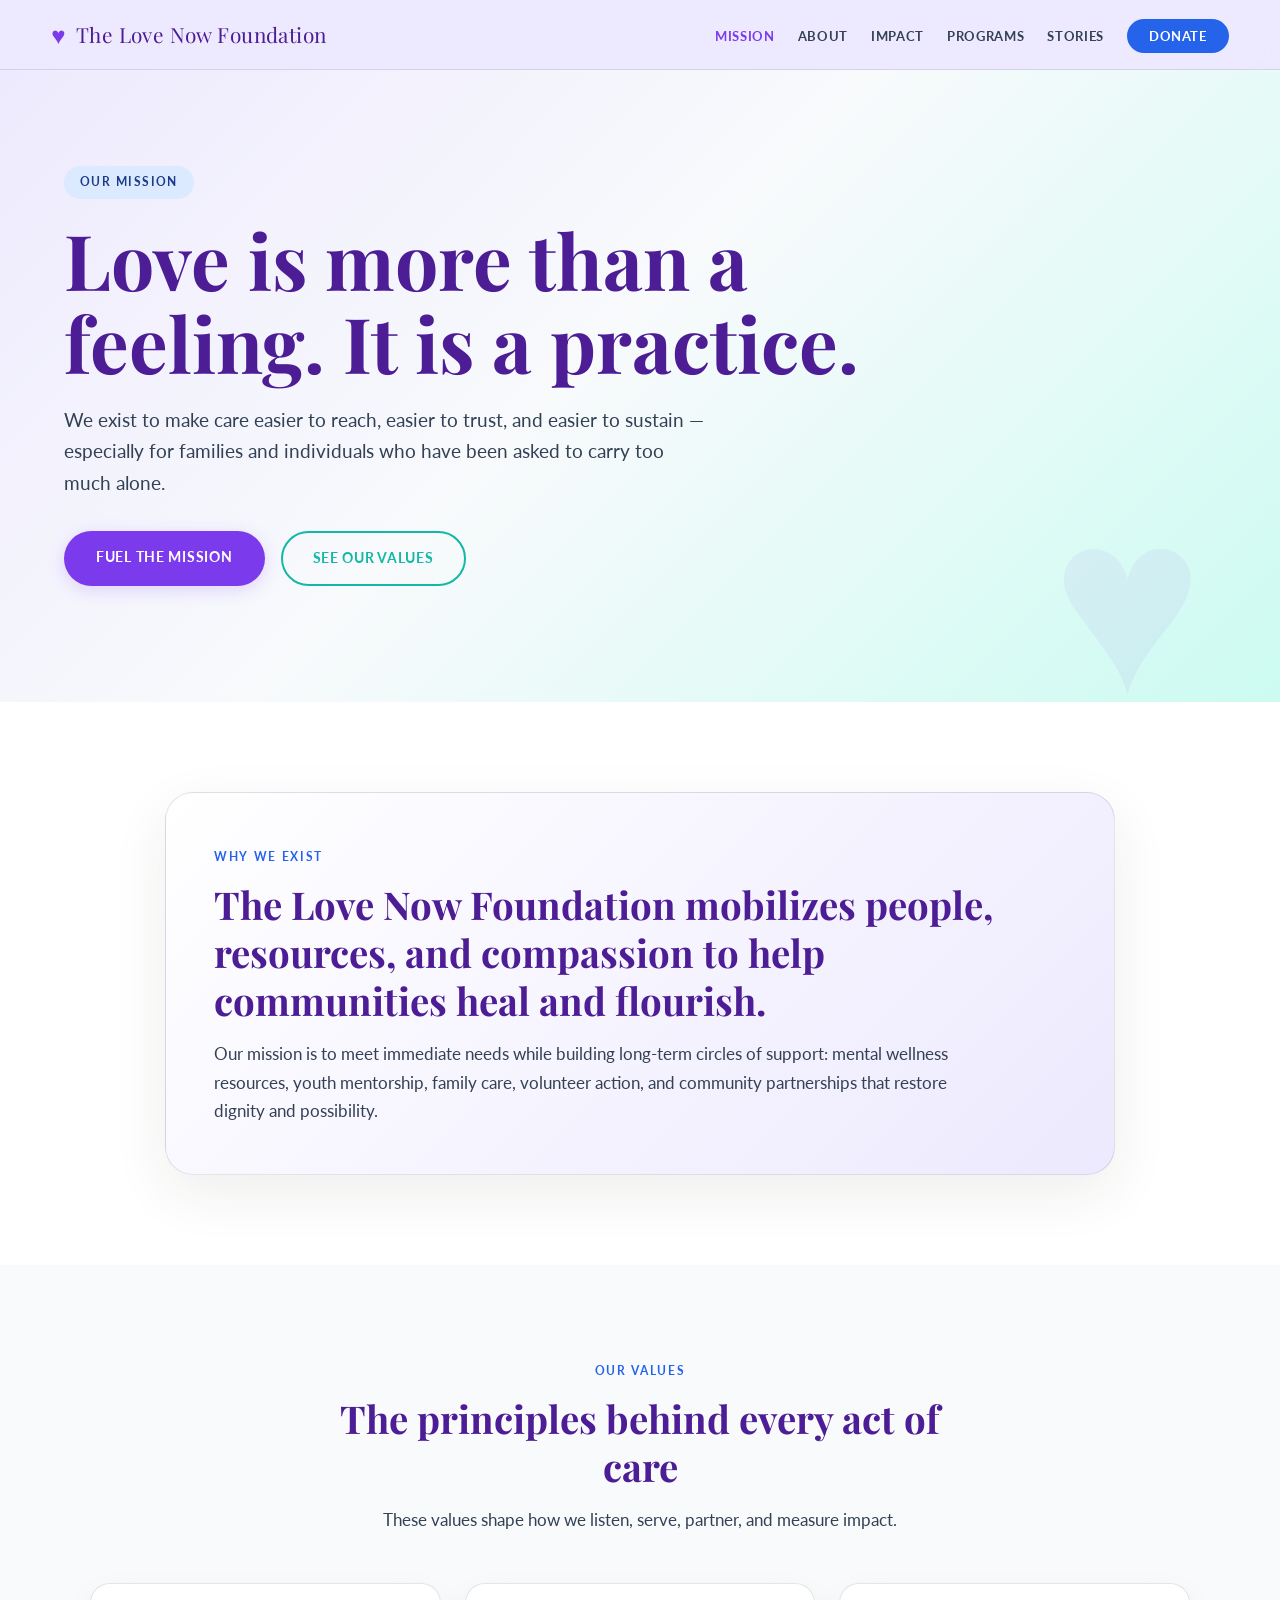
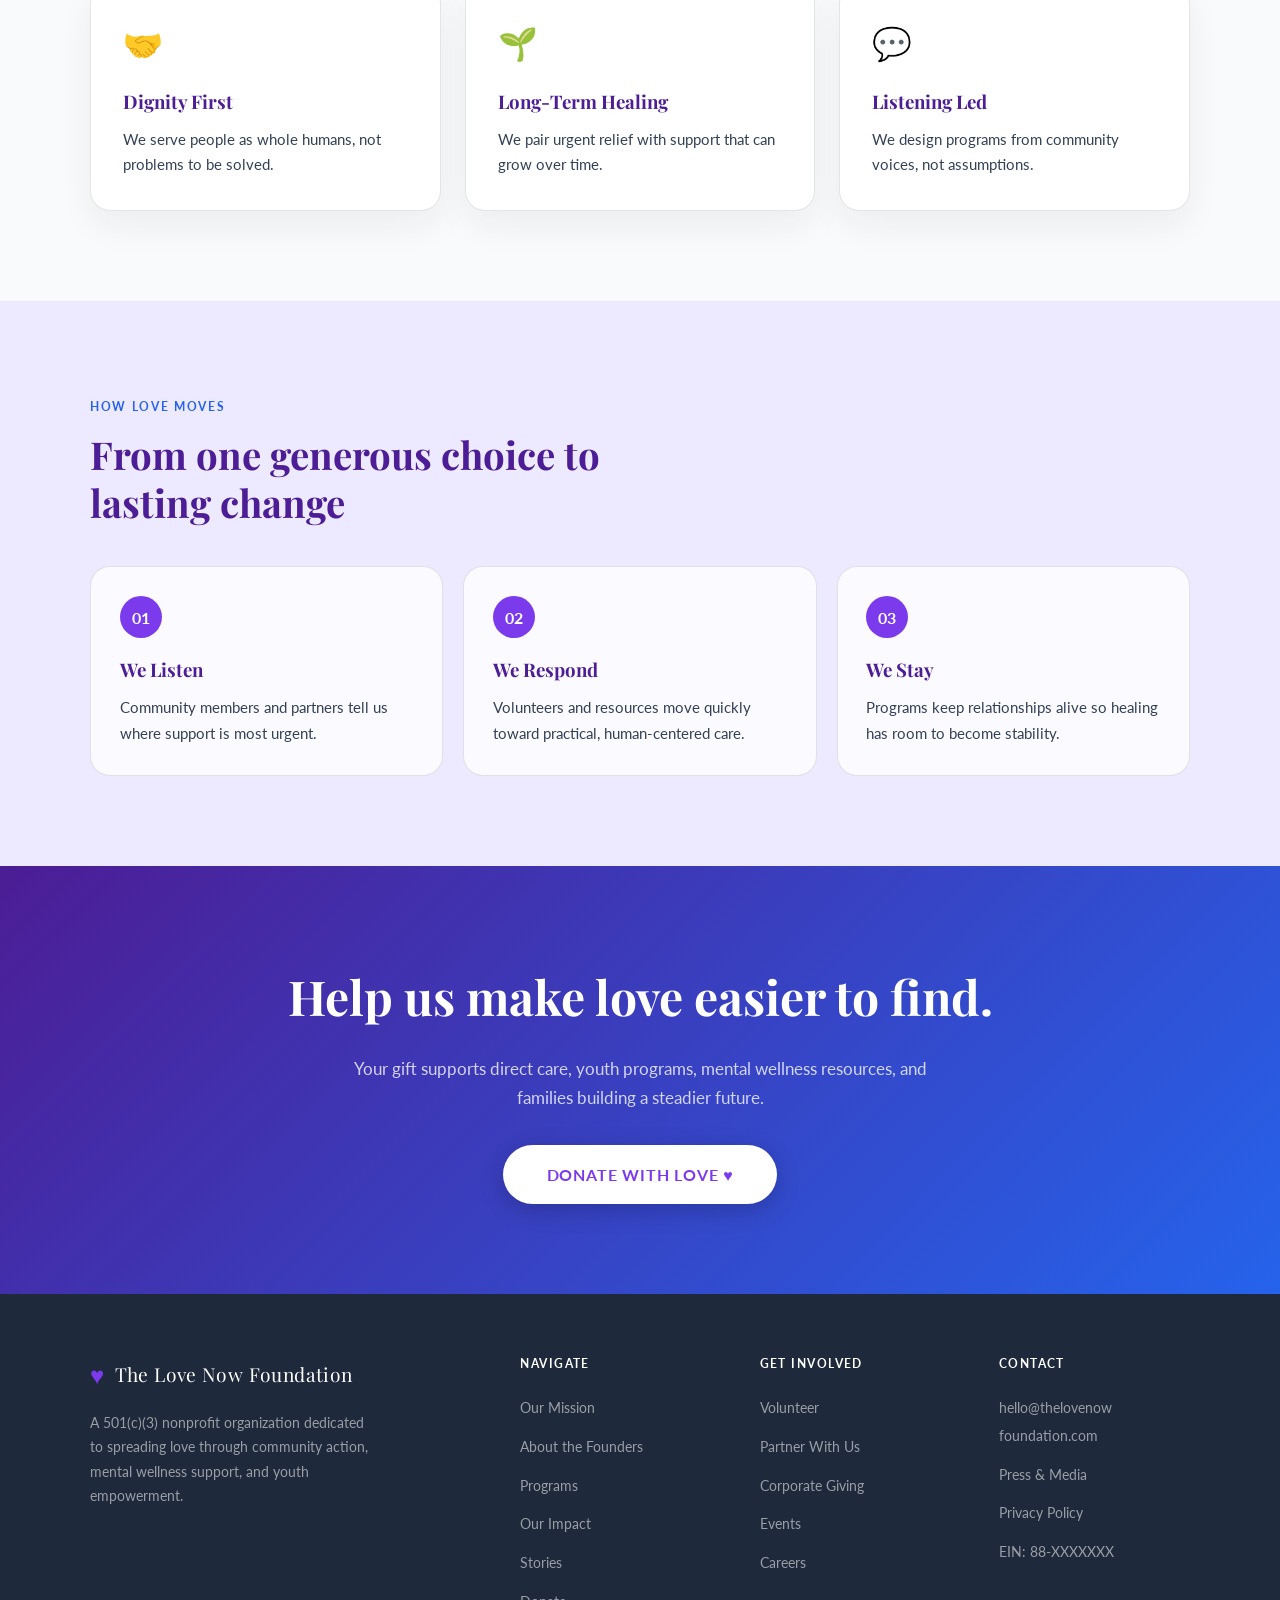
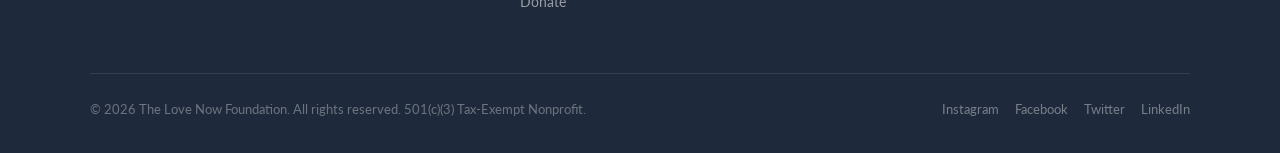
<file: mission.html>
<!DOCTYPE html>
<html lang="en">
<head>
  <meta charset="UTF-8">
  <meta name="viewport" content="width=device-width, initial-scale=1.0">
  <title>Our Mission – The Love Now Foundation</title>
  <meta name="description" content="Learn how The Love Now Foundation turns compassion into practical community care, mental wellness support, youth empowerment, and lasting family resources.">
  <link rel="preconnect" href="https://fonts.googleapis.com">
  <link rel="preconnect" href="https://fonts.gstatic.com" crossorigin>
  <link href="https://fonts.googleapis.com/css2?family=Playfair+Display:ital,wght@0,400;0,700;1,400&family=Lato:wght@300;400;700&display=swap" rel="stylesheet">
  <link rel="stylesheet" href="style.css">
  <script src="navbar.js?v=2" defer></script>
</head>
<body>
  <site-navbar></site-navbar>

  <main>
    <section class="page-hero mission-page-hero" aria-labelledby="mission-page-heading">
      <div class="page-hero-inner">
        <span class="hero-tag">Our Mission</span>
        <h1 id="mission-page-heading">Love is more than a feeling. It is a practice.</h1>
        <p>We exist to make care easier to reach, easier to trust, and easier to sustain — especially for families and individuals who have been asked to carry too much alone.</p>
        <div class="hero-btns">
          <a class="btn-primary" href="index.html#donate">Fuel the Mission</a>
          <a class="btn-secondary" href="#values">See Our Values</a>
        </div>
      </div>
    </section>

    <section class="mission-statement" aria-labelledby="statement-heading">
      <div class="statement-card fade-up">
        <span class="section-tag">Why We Exist</span>
        <h2 class="section-title" id="statement-heading">The Love Now Foundation mobilizes people, resources, and compassion to help communities heal and flourish.</h2>
        <p>Our mission is to meet immediate needs while building long-term circles of support: mental wellness resources, youth mentorship, family care, volunteer action, and community partnerships that restore dignity and possibility.</p>
      </div>
    </section>

    <section id="values" aria-labelledby="values-heading">
      <div class="programs-inner">
        <div class="centered fade-up">
          <span class="section-tag">Our Values</span>
          <h2 class="section-title" id="values-heading">The principles behind every act of care</h2>
          <p class="section-lead">These values shape how we listen, serve, partner, and measure impact.</p>
        </div>
        <div class="values-grid">
          <article class="value-card fade-up delay-1">
            <div class="value-icon">🤝</div>
            <h3>Dignity First</h3>
            <p>We serve people as whole humans, not problems to be solved.</p>
          </article>
          <article class="value-card fade-up delay-2">
            <div class="value-icon">🌱</div>
            <h3>Long-Term Healing</h3>
            <p>We pair urgent relief with support that can grow over time.</p>
          </article>
          <article class="value-card fade-up delay-3">
            <div class="value-icon">💬</div>
            <h3>Listening Led</h3>
            <p>We design programs from community voices, not assumptions.</p>
          </article>
        </div>
      </div>
    </section>

    <section class="mission-path" aria-labelledby="path-heading">
      <div class="mission-path-inner">
        <div class="fade-up">
          <span class="section-tag">How Love Moves</span>
          <h2 class="section-title" id="path-heading">From one generous choice to lasting change</h2>
        </div>
        <div class="path-steps">
          <div class="path-step fade-up delay-1">
            <span>01</span>
            <h3>We Listen</h3>
            <p>Community members and partners tell us where support is most urgent.</p>
          </div>
          <div class="path-step fade-up delay-2">
            <span>02</span>
            <h3>We Respond</h3>
            <p>Volunteers and resources move quickly toward practical, human-centered care.</p>
          </div>
          <div class="path-step fade-up delay-3">
            <span>03</span>
            <h3>We Stay</h3>
            <p>Programs keep relationships alive so healing has room to become stability.</p>
          </div>
        </div>
      </div>
    </section>

    <section class="mission-cta" aria-labelledby="mission-cta-heading">
      <h2 id="mission-cta-heading">Help us make love easier to find.</h2>
      <p>Your gift supports direct care, youth programs, mental wellness resources, and families building a steadier future.</p>
      <a class="btn-donate-main" href="index.html#donate">Donate with Love ♥</a>
    </section>
  </main>

  <footer role="contentinfo">
    <div class="footer-grid">
      <div class="footer-brand">
        <a class="nav-logo" href="index.html#home"><span class="heart" aria-hidden="true">♥</span> The Love Now Foundation</a>
        <p>A 501(c)(3) nonprofit organization dedicated to spreading love through community action, mental wellness support, and youth empowerment.</p>
      </div>
      <div class="footer-col">
        <h4>Navigate</h4>
        <ul>
          <li><a href="mission.html">Our Mission</a></li>
          <li><a href="about.html">About the Founders</a></li>
          <li><a href="index.html#programs">Programs</a></li>
          <li><a href="index.html#impact">Our Impact</a></li>
          <li><a href="index.html#stories">Stories</a></li>
          <li><a href="index.html#donate">Donate</a></li>
        </ul>
      </div>
      <div class="footer-col">
        <h4>Get Involved</h4>
        <ul>
          <li><a href="#">Volunteer</a></li>
          <li><a href="#">Partner With Us</a></li>
          <li><a href="#">Corporate Giving</a></li>
          <li><a href="#">Events</a></li>
          <li><a href="#">Careers</a></li>
        </ul>
      </div>
      <div class="footer-col">
        <h4>Contact</h4>
        <ul>
          <li><a href="mailto:hello@thelovenowfoundation.com">hello@thelovenow<br>foundation.com</a></li>
          <li><a href="#">Press &amp; Media</a></li>
          <li><a href="#">Privacy Policy</a></li>
          <li><a href="#">EIN: 88-XXXXXXX</a></li>
        </ul>
      </div>
    </div>
    <div class="footer-bottom">
      <span>© 2026 The Love Now Foundation. All rights reserved. 501(c)(3) Tax-Exempt Nonprofit.</span>
      <div class="social-links" aria-label="Social media">
        <a href="#">Instagram</a>
        <a href="#">Facebook</a>
        <a href="#">Twitter</a>
        <a href="#">LinkedIn</a>
      </div>
    </div>
  </footer>

  <script>
    const observer = new IntersectionObserver((entries) => {
      entries.forEach((entry) => {
        if (entry.isIntersecting) {
          entry.target.classList.add('visible');
          observer.unobserve(entry.target);
        }
      });
    }, { threshold: 0.12 });

    document.querySelectorAll('.fade-up').forEach((el) => observer.observe(el));
  </script>
</body>
</html>
</file>
<file: style.css>
/* Love Now Foundation Brand Theme */
*, *::before, *::after { box-sizing: border-box; margin: 0; padding: 0; }

:root {
  --purple:      #7C3AED;
  --purple-light:#EDE9FE;
  --purple-dark: #4C1D95;
  --blue:        #2563EB;
  --blue-light:  #DBEAFE;
  --blue-dark:   #1E3A8A;
  --turquoise:   #14B8A6;
  --turquoise-light: #CCFBF1;
  --turquoise-dark:  #0F766E;
  --cream:      #F8FAFC;
  --text:       #1E293B;
  --text-mid:   #334155;
  --text-muted: #64748B;
  --white:      #FFFFFF;
  --border:     rgba(30,41,59,0.12);
}

html { scroll-behavior: smooth; }
body { font-family: 'Lato', sans-serif; background: var(--cream); color: var(--text); font-size: 16px; line-height: 1.7; }

.site-nav {
  position: fixed; top: 0; left: 0; right: 0; z-index: 100;
  background: rgba(237,233,254,0.96); /* purple-light */
  backdrop-filter: blur(6px);
  border-bottom: 1px solid var(--border);
  padding: 0 4%; display: flex; align-items: center; justify-content: space-between; gap: 1.25rem; height: 70px;
}
.nav-logo { font-family: 'Playfair Display', serif; font-size: clamp(1rem, 1.8vw, 1.3rem); color: var(--purple-dark); letter-spacing: 0.02em; text-decoration: none; display: flex; align-items: center; gap: 10px; white-space: nowrap; }
.nav-logo span.heart { color: var(--purple); font-size: 1.5rem; }

.nav-links { display: flex; gap: clamp(0.85rem, 1.8vw, 1.6rem); list-style: none; align-items: center; flex-wrap: wrap; justify-content: flex-end; }
.nav-links a { text-decoration: none; color: var(--text-mid); font-size: 0.82rem; font-weight: 700; letter-spacing: 0.05em; text-transform: uppercase; transition: color 0.2s; white-space: nowrap; }
.nav-links a:hover { color: var(--blue); }
.nav-links a[aria-current="page"] { color: var(--purple); }
.btn-donate-nav { background: var(--blue); color: var(--white) !important; padding: 9px 22px; border-radius: 30px; transition: background 0.2s, transform 0.15s !important; }
.btn-donate-nav:hover { background: var(--blue-dark) !important; transform: translateY(-1px); }

.hero {
  min-height: 100vh; display: flex; align-items: center;
  background: linear-gradient(135deg, var(--purple-light) 0%, var(--blue-light) 50%, var(--turquoise-light) 100%);
  padding: 100px 5% 60px; position: relative; overflow: hidden;
}
.hero::before { content: ''; position: absolute; top: -80px; right: -80px; width: 600px; height: 600px; background: radial-gradient(circle, rgba(124,58,237,0.07) 0%, transparent 70%); border-radius: 50%; pointer-events: none; }
.hero::after { content: '♥'; position: absolute; bottom: 60px; right: 8%; font-size: 18rem; color: rgba(20,184,166,0.07); font-family: serif; pointer-events: none; line-height: 1; }
.hero-inner { max-width: 1100px; margin: 0 auto; display: grid; grid-template-columns: 1fr 1fr; gap: 4rem; align-items: center; width: 100%; }
.hero-tag { display: inline-block; background: var(--blue-light); color: var(--blue-dark); font-size: 0.75rem; font-weight: 700; letter-spacing: 0.12em; text-transform: uppercase; padding: 6px 16px; border-radius: 30px; margin-bottom: 1.2rem; }
.hero h1 { font-family: 'Playfair Display', serif; font-size: clamp(2.4rem, 4.5vw, 3.6rem); line-height: 1.2; color: var(--text); margin-bottom: 1.2rem; }
.hero h1 em { font-style: italic; color: var(--purple); }
.hero p { font-size: 1.1rem; color: var(--text-mid); margin-bottom: 2rem; max-width: 480px; }
.hero-btns { display: flex; gap: 1rem; flex-wrap: wrap; }
.btn-primary { display: inline-block; background: var(--purple); color: var(--white); padding: 14px 32px; border-radius: 30px; text-decoration: none; font-weight: 700; font-size: 0.9rem; letter-spacing: 0.05em; text-transform: uppercase; transition: background 0.2s, transform 0.15s, box-shadow 0.2s; box-shadow: 0 4px 18px rgba(124,58,237,0.18); }
.btn-primary:hover { background: var(--blue); transform: translateY(-2px); box-shadow: 0 6px 24px rgba(37,99,235,0.22); }
.btn-secondary { display: inline-block; border: 2px solid var(--turquoise); color: var(--turquoise); padding: 13px 30px; border-radius: 30px; text-decoration: none; font-weight: 700; font-size: 0.9rem; letter-spacing: 0.05em; text-transform: uppercase; transition: background 0.2s, color 0.2s, transform 0.15s; }
.btn-secondary:hover { background: var(--turquoise); color: var(--white); transform: translateY(-2px); }
.hero-image-wrap { position: relative; animation: floatIn 0.9s ease forwards; opacity: 0; transform: translateY(20px); animation-delay: 0.3s; }
@keyframes floatIn { to { opacity:1; transform: translateY(0); } }
.hero-img-card { background: var(--white); border-radius: 24px; overflow: hidden; box-shadow: 0 24px 60px rgba(44,33,24,0.15); }
.hero-img-placeholder { width: 100%; height: 420px; background: linear-gradient(145deg, var(--purple) 0%, var(--blue) 40%, var(--turquoise) 100%); display: flex; flex-direction: column; align-items: center; justify-content: center; gap: 12px; }
.hero-img-placeholder .big-heart { font-size: 6rem; color: rgba(255,255,255,0.85); line-height: 1; text-shadow: 0 2px 16px var(--purple); }
.hero-img-placeholder p { color: rgba(255,255,255,0.9); font-family: 'Playfair Display', serif; font-size: 1.2rem; letter-spacing: 0.03em; margin: 0; max-width: none; }
.hero-stat-pill { position: absolute; bottom: -18px; left: -18px; background: var(--white); border-radius: 16px; padding: 14px 20px; box-shadow: 0 8px 30px rgba(20,184,166,0.12); display: flex; align-items: center; gap: 12px; }
.pill-num { font-family: 'Playfair Display', serif; font-size: 1.6rem; color: var(--turquoise); line-height: 1; }
.pill-label { font-size: 0.75rem; color: var(--text-muted); line-height: 1.3; font-weight: 700; text-transform: uppercase; letter-spacing: 0.05em; }

.ticker { background: var(--purple); color: var(--white); padding: 14px 5%; overflow: hidden; white-space: nowrap; }
.ticker-inner { display: inline-block; animation: ticker 28s linear infinite; font-size: 0.82rem; font-weight: 700; letter-spacing: 0.1em; text-transform: uppercase; }
@keyframes ticker { from { transform: translateX(0); } to { transform: translateX(-50%); } }
.ticker-dot { margin: 0 2rem; color: rgba(255,255,255,0.5); }

section { padding: 90px 5%; }
.page-hero {
  min-height: 78vh; display: flex; align-items: center;
  padding: 130px 5% 80px; position: relative; overflow: hidden;
  background: linear-gradient(135deg, var(--purple-light) 0%, var(--cream) 48%, var(--turquoise-light) 100%);
}
.page-hero::after { content: '♥'; position: absolute; right: 6%; bottom: -2rem; font-size: 16rem; line-height: 1; color: rgba(124,58,237,0.06); font-family: serif; pointer-events: none; }
.about-page-hero { background: linear-gradient(135deg, var(--blue-light) 0%, var(--cream) 50%, var(--purple-light) 100%); }
.page-hero-inner { max-width: 850px; position: relative; z-index: 1; }
.page-hero h1 { font-family: 'Playfair Display', serif; font-size: clamp(2.7rem, 6vw, 5rem); line-height: 1.08; color: var(--purple-dark); margin-bottom: 1.3rem; max-width: 800px; }
.page-hero p { font-size: 1.16rem; color: var(--text-mid); max-width: 650px; margin-bottom: 2rem; }
.section-tag { display: inline-block; color: var(--blue); font-size: 0.75rem; font-weight: 700; letter-spacing: 0.14em; text-transform: uppercase; margin-bottom: 0.8rem; }
h2.section-title { font-family: 'Playfair Display', serif; font-size: clamp(1.8rem, 3vw, 2.6rem); line-height: 1.25; color: var(--purple-dark); margin-bottom: 1rem; max-width: 600px; }
.section-lead { font-size: 1.05rem; color: var(--text-mid); max-width: 560px; margin-bottom: 3rem; }
.centered { text-align: center; }
.centered h2, .centered .section-lead { margin-left: auto; margin-right: auto; }

.mission-grid { max-width: 1100px; margin: 0 auto; display: grid; grid-template-columns: 1fr 1fr; gap: 5rem; align-items: center; }
.mission-visual { display: grid; grid-template-columns: 1fr 1fr; gap: 12px; }
.mcard { border-radius: 16px; padding: 1.8rem 1.4rem; }
.mcard:first-child { grid-column: 1/-1; background: var(--purple-light); }
.mcard:nth-child(2) { background: var(--blue-light); }
.mcard:nth-child(3) { background: var(--turquoise-light); }
.mcard-icon { font-size: 2rem; margin-bottom: 0.6rem; }
.mcard h3 { font-family: 'Playfair Display', serif; font-size: 1.1rem; margin-bottom: 0.4rem; color: var(--text); }
.mcard p { font-size: 0.88rem; color: var(--text-mid); line-height: 1.6; }

.mission-statement { background: var(--white); }
.statement-card { max-width: 950px; margin: 0 auto; padding: 3rem; border: 1px solid var(--border); border-radius: 28px; background: linear-gradient(135deg, var(--white), var(--purple-light)); box-shadow: 0 18px 55px rgba(44,33,24,0.08); }
.statement-card .section-title { max-width: 820px; }
.statement-card p { max-width: 760px; color: var(--text-mid); font-size: 1.05rem; }
.values-grid { display: grid; grid-template-columns: repeat(3, 1fr); gap: 1.5rem; margin-top: 3rem; }
.value-card { background: var(--white); border: 1px solid var(--border); border-radius: 20px; padding: 2rem; box-shadow: 0 14px 35px rgba(44,33,24,0.06); }
.value-icon { font-size: 2rem; margin-bottom: 1rem; }
.value-card h3, .path-step h3 { font-family: 'Playfair Display', serif; color: var(--purple-dark); margin-bottom: 0.55rem; }
.value-card p, .path-step p { color: var(--text-mid); font-size: 0.95rem; }
.mission-path { background: var(--purple-light); }
.mission-path-inner { max-width: 1100px; margin: 0 auto; }
.path-steps { display: grid; grid-template-columns: repeat(3, 1fr); gap: 1.25rem; margin-top: 2.5rem; }
.path-step { background: rgba(255,255,255,0.78); border: 1px solid var(--border); border-radius: 20px; padding: 1.8rem; }
.path-step span { display: inline-flex; align-items: center; justify-content: center; width: 42px; height: 42px; border-radius: 50%; background: var(--purple); color: var(--white); font-weight: 700; margin-bottom: 1rem; }
.mission-cta { background: linear-gradient(135deg, var(--purple-dark) 0%, var(--blue) 100%); color: var(--white); text-align: center; }
.mission-cta h2 { font-family: 'Playfair Display', serif; font-size: clamp(2rem, 4vw, 3rem); margin-bottom: 1rem; color: var(--white); }
.mission-cta p { max-width: 620px; margin: 0 auto 2rem; color: rgba(255,255,255,0.78); font-size: 1.08rem; }
.founders-section { background: var(--cream); }
.founder-grid { display: grid; gap: 2rem; margin-top: 3rem; }
.founder-card { display: grid; grid-template-columns: 320px 1fr; gap: 2rem; align-items: center; background: var(--white); border: 1px solid var(--border); border-radius: 28px; padding: 1.5rem; box-shadow: 0 18px 45px rgba(44,33,24,0.08); }
.founder-card-alt { background: linear-gradient(135deg, var(--white), var(--turquoise-light)); }
.founder-photo { min-height: 320px; border-radius: 22px; background: linear-gradient(145deg, var(--purple), var(--blue) 52%, var(--turquoise)); display: flex; align-items: center; justify-content: center; color: rgba(255,255,255,0.88); font-weight: 700; letter-spacing: 0.08em; text-transform: uppercase; text-align: center; }
.founder-card-alt .founder-photo { background: linear-gradient(145deg, var(--turquoise), var(--blue) 55%, var(--purple)); }
.founder-copy { padding: 1rem 1rem 1rem 0; }
.founder-role { display: inline-block; color: var(--blue); font-size: 0.75rem; font-weight: 700; letter-spacing: 0.14em; text-transform: uppercase; margin-bottom: 0.6rem; }
.founder-copy h3 { font-family: 'Playfair Display', serif; font-size: clamp(1.8rem, 3vw, 2.5rem); color: var(--purple-dark); margin-bottom: 0.8rem; }
.founder-copy p { color: var(--text-mid); margin-bottom: 1rem; }
.founder-intro { font-size: 1.08rem; color: var(--text) !important; }
.about-origin { background: var(--white); }

.impact { background: var(--text); color: var(--white); }
.impact-inner { max-width: 1100px; margin: 0 auto; }
.impact .section-tag { color: var(--blue); }
.impact h2 { color: var(--white); }
.impact .section-lead { color: rgba(255,255,255,0.65); }

.stats-grid { display: grid; grid-template-columns: repeat(4, 1fr); gap: 2px; background: rgba(255,255,255,0.08); border-radius: 16px; overflow: hidden; margin-top: 3rem; }
.stat-box { padding: 2.5rem 2rem; background: rgba(255,255,255,0.04); text-align: center; transition: background 0.2s; }
.stat-box:hover { background: rgba(124,58,237,0.12); }
.stat-num { font-family: 'Playfair Display', serif; font-size: 3rem; color: var(--blue); line-height: 1; margin-bottom: 0.4rem; }
.stat-label { font-size: 0.85rem; color: rgba(255,255,255,0.6); font-weight: 700; letter-spacing: 0.08em; text-transform: uppercase; }

.programs-inner { max-width: 1100px; margin: 0 auto; }
.programs-grid { display: grid; grid-template-columns: repeat(3, 1fr); gap: 1.5rem; margin-top: 3rem; }
.prog-card { background: var(--white); border-radius: 20px; overflow: hidden; border: 1px solid var(--border); transition: transform 0.25s, box-shadow 0.25s; }
.prog-card:hover { transform: translateY(-6px); box-shadow: 0 16px 40px rgba(44,33,24,0.1); }
.prog-header { height: 200px; display: flex; align-items: flex-end; padding: 1.5rem; }
.prog-header.ph1 { background: linear-gradient(160deg,var(--purple-light),var(--purple)); }
.prog-header.ph2 { background: linear-gradient(160deg,var(--blue-light),var(--blue)); }
.prog-header.ph3 { background: linear-gradient(160deg,var(--turquoise-light),var(--turquoise)); }
.prog-header-tag { background: rgba(255,255,255,0.92); color: var(--text); font-size: 0.75rem; font-weight: 700; letter-spacing: 0.08em; text-transform: uppercase; padding: 5px 14px; border-radius: 20px; }
.prog-body { padding: 1.5rem; }
.prog-body h3 { font-family: 'Playfair Display', serif; font-size: 1.2rem; margin-bottom: 0.6rem; }
.prog-body p { font-size: 0.9rem; color: var(--text-mid); line-height: 1.7; margin-bottom: 1.2rem; }
.prog-link { color: var(--purple); font-size: 0.85rem; font-weight: 700; text-decoration: none; letter-spacing: 0.05em; text-transform: uppercase; }
.prog-link:hover { text-decoration: underline; }

.testimonials { background: var(--purple-light); }
.testimonials-inner { max-width: 1100px; margin: 0 auto; }
.testimonials-grid { display: grid; grid-template-columns: repeat(3, 1fr); gap: 1.5rem; margin-top: 3rem; }
.t-card { background: var(--white); border-radius: 20px; padding: 2rem; position: relative; }
.t-card::before { content: '\201C'; position: absolute; top: 1rem; left: 1.5rem; font-family: 'Playfair Display', serif; font-size: 4rem; color: var(--purple-light); line-height: 1; }
.t-text { font-size: 0.95rem; color: var(--text-mid); line-height: 1.75; padding-top: 1.2rem; margin-bottom: 1.4rem; }
.t-author { display: flex; align-items: center; gap: 12px; }
.t-avatar { width: 44px; height: 44px; border-radius: 50%; display: flex; align-items: center; justify-content: center; font-weight: 700; font-size: 0.9rem; color: var(--white); flex-shrink: 0; }
.av1 { background: var(--purple); }
.av2 { background: var(--blue); }
.av3 { background: var(--turquoise); }
.t-name { font-weight: 700; font-size: 0.9rem; color: var(--text); }
.t-role { font-size: 0.8rem; color: var(--text-muted); }
.t-stars { color: var(--blue); font-size: 0.85rem; margin-bottom: 0.3rem; }

.donate-cta { background: linear-gradient(135deg, var(--purple-dark) 0%, var(--purple) 100%); color: var(--white); text-align: center; padding: 100px 5%; position: relative; overflow: hidden; }
.donate-cta::before { content: '♥ ♥ ♥'; position: absolute; top: 1rem; right: 3rem; font-size: 5rem; color: rgba(255,255,255,0.05); letter-spacing: 0.5rem; pointer-events: none; }
.donate-cta h2 { font-family: 'Playfair Display', serif; font-size: clamp(2rem, 4vw, 3rem); margin-bottom: 1.2rem; max-width: 700px; margin-left: auto; margin-right: auto; color: var(--white); }
.donate-cta p { font-size: 1.1rem; color: rgba(255,255,255,0.8); max-width: 520px; margin: 0 auto 2.5rem; }
.donate-amounts { display: flex; gap: 1rem; justify-content: center; flex-wrap: wrap; margin-bottom: 2rem; }
.amount-btn { background: rgba(255,255,255,0.15); border: 2px solid rgba(255,255,255,0.5); color: var(--white); padding: 12px 28px; border-radius: 30px; font-size: 1rem; font-weight: 700; cursor: pointer; transition: background 0.2s, border-color 0.2s, transform 0.15s; font-family: 'Lato', sans-serif; }
.amount-btn:hover, .amount-btn.active { background: var(--white); color: var(--purple); border-color: var(--white); transform: scale(1.05); }
.btn-donate-main { display: inline-block; background: var(--white); color: var(--purple); padding: 16px 44px; border-radius: 30px; text-decoration: none; font-weight: 700; font-size: 1rem; letter-spacing: 0.05em; text-transform: uppercase; box-shadow: 0 6px 24px rgba(0,0,0,0.2); transition: transform 0.15s, box-shadow 0.2s; }
.btn-donate-main:hover { transform: translateY(-3px); box-shadow: 0 10px 32px rgba(0,0,0,0.3); }

.newsletter { background: var(--cream); }
.newsletter-inner { max-width: 640px; margin: 0 auto; text-align: center; }
.nl-form { display: flex; gap: 0; margin-top: 2rem; border-radius: 40px; overflow: hidden; box-shadow: 0 4px 20px rgba(44,33,24,0.1); }
.nl-form input { flex: 1; padding: 16px 24px; border: none; outline: none; font-family: 'Lato', sans-serif; font-size: 0.95rem; background: var(--white); color: var(--text); }
.nl-form button { background: var(--purple); color: var(--white); border: none; padding: 16px 28px; font-family: 'Lato', sans-serif; font-size: 0.85rem; font-weight: 700; letter-spacing: 0.08em; text-transform: uppercase; cursor: pointer; transition: background 0.2s; }
.nl-form button:hover { background: var(--blue); }

footer { background: var(--text); color: rgba(255,255,255,0.7); padding: 60px 5% 32px; }
.footer-grid { max-width: 1100px; margin: 0 auto; display: grid; grid-template-columns: 2fr 1fr 1fr 1fr; gap: 3rem; padding-bottom: 3rem; border-bottom: 1px solid rgba(255,255,255,0.1); }
.footer-brand .nav-logo { color: var(--white); font-size: 1.2rem; margin-bottom: 1rem; display: inline-flex; }
.footer-brand p { font-size: 0.9rem; line-height: 1.7; color: rgba(255,255,255,0.55); max-width: 280px; }
.footer-col h4 { font-size: 0.75rem; font-weight: 700; letter-spacing: 0.12em; text-transform: uppercase; color: var(--white); margin-bottom: 1.2rem; }
.footer-col ul { list-style: none; }
.footer-col ul li { margin-bottom: 0.7rem; }
.footer-col ul a { text-decoration: none; color: rgba(255,255,255,0.55); font-size: 0.9rem; transition: color 0.2s; }
.footer-col ul a:hover { color: var(--blue); }
.footer-bottom { max-width: 1100px; margin: 0 auto; padding-top: 1.5rem; display: flex; justify-content: space-between; align-items: center; font-size: 0.82rem; color: rgba(255,255,255,0.35); }
.social-links { display: flex; gap: 1rem; }
.social-links a { color: rgba(255,255,255,0.4); text-decoration: none; font-size: 0.82rem; transition: color 0.2s; }
.social-links a:hover { color: var(--blue); }

.fade-up { opacity: 0; transform: translateY(28px); transition: opacity 0.7s ease, transform 0.7s ease; }
.fade-up.visible { opacity: 1; transform: translateY(0); }
.delay-1 { transition-delay: 0.15s; }
.delay-2 { transition-delay: 0.3s; }
.delay-3 { transition-delay: 0.45s; }

@media (max-width: 900px) {
  .site-nav { height: auto; min-height: 70px; padding: 12px 5%; flex-wrap: wrap; gap: 10px; }
  .nav-logo { font-size: 1.05rem; }
  .nav-links { display: flex; width: 100%; gap: 0.85rem; flex-wrap: wrap; }
  .nav-links a { font-size: 0.75rem; }
  .hero-inner { grid-template-columns: 1fr; gap: 2rem; }
  .hero-image-wrap { display: none; }
  .mission-grid { grid-template-columns: 1fr; gap: 2rem; }
  .values-grid { grid-template-columns: 1fr; }
  .founder-card { grid-template-columns: 1fr; }
  .founder-copy { padding: 0.5rem; }
  .founder-photo { min-height: 240px; }
  .path-steps { grid-template-columns: 1fr; }
  .statement-card { padding: 2rem; }
  .stats-grid { grid-template-columns: repeat(2,1fr); }
  .programs-grid { grid-template-columns: 1fr; }
  .testimonials-grid { grid-template-columns: 1fr; }
  .footer-grid { grid-template-columns: 1fr 1fr; }
}
</file>
